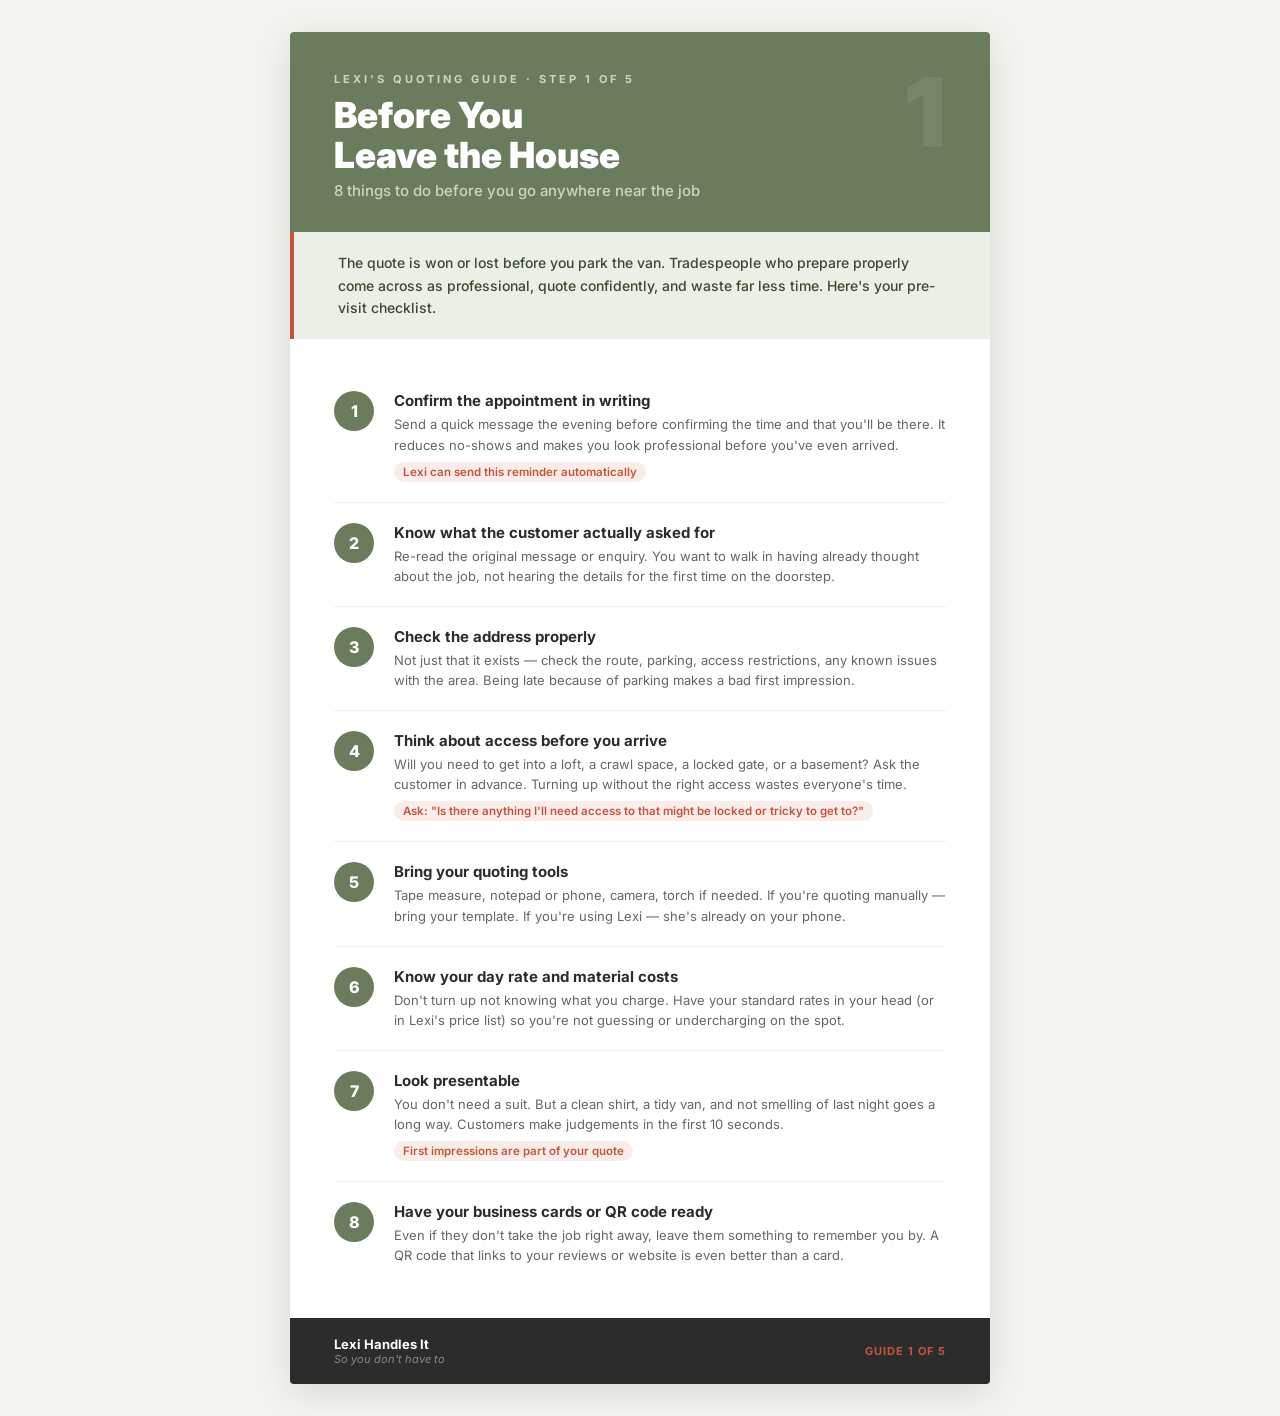
<file: Lexi_Guide_1_Before_You_Leave_The_House.html>
<!DOCTYPE html>
<html lang="en">
<head>
<meta charset="UTF-8">
<meta name="viewport" content="width=device-width, initial-scale=1.0">
<title>Before You Leave the House – Lexi Handles It</title>
<style>
  @import url('https://fonts.googleapis.com/css2?family=Inter:wght@400;500;600;700;800;900&display=swap');
  *, *::before, *::after { box-sizing: border-box; margin: 0; padding: 0; }
  body { font-family: 'Inter', Arial, sans-serif; background: #f4f4f0; display: flex; justify-content: center; align-items: flex-start; min-height: 100vh; padding: 32px 16px; }
  .poster { width: 700px; background: #ffffff; border-radius: 4px; overflow: hidden; box-shadow: 0 8px 40px rgba(0,0,0,0.12); }

  .header { background: #6B7C5C; padding: 40px 44px 32px; position: relative; }
  .header-eyebrow { font-size: 11px; font-weight: 700; letter-spacing: 3px; color: #C8D9C0; text-transform: uppercase; margin-bottom: 10px; }
  .header-title { font-size: 36px; font-weight: 900; color: #fff; line-height: 1.1; margin-bottom: 6px; }
  .header-subtitle { font-size: 15px; color: #C8D9C0; font-weight: 500; }
  .header-number { position: absolute; top: 32px; right: 44px; font-size: 96px; font-weight: 900; color: rgba(255,255,255,0.08); line-height: 1; }

  .intro { background: #EAF0E6; padding: 20px 44px; border-left: 4px solid #C4553A; }
  .intro p { font-size: 14px; color: #3a4a30; font-weight: 500; line-height: 1.6; }

  .steps { padding: 32px 44px; display: flex; flex-direction: column; gap: 0; }
  .step { display: flex; gap: 20px; align-items: flex-start; padding: 20px 0; border-bottom: 1px solid #f0f0ec; }
  .step:last-child { border-bottom: none; }
  .step-num { flex-shrink: 0; width: 40px; height: 40px; border-radius: 50%; background: #6B7C5C; color: #fff; font-size: 16px; font-weight: 800; display: flex; align-items: center; justify-content: center; }
  .step-body {}
  .step-title { font-size: 15px; font-weight: 700; color: #2C2C2C; margin-bottom: 4px; }
  .step-desc { font-size: 13px; color: #666; line-height: 1.55; }
  .step-tip { display: inline-block; margin-top: 7px; background: #FAEDE9; color: #C4553A; font-size: 11.5px; font-weight: 600; padding: 3px 9px; border-radius: 20px; }

  .footer { background: #2C2C2C; padding: 18px 44px; display: flex; justify-content: space-between; align-items: center; }
  .footer-brand { font-size: 13px; font-weight: 700; color: #fff; }
  .footer-brand span { color: #C8D9C0; }
  .footer-tag { font-size: 11px; color: #888; font-style: italic; }
  .footer-series { font-size: 11px; color: #C4553A; font-weight: 700; letter-spacing: 1px; }
</style>
</head>
<body>
<div class="poster">
  <div class="header">
    <div class="header-number">1</div>
    <div class="header-eyebrow">Lexi's Quoting Guide  ·  Step 1 of 5</div>
    <div class="header-title">Before You<br>Leave the House</div>
    <div class="header-subtitle">8 things to do before you go anywhere near the job</div>
  </div>

  <div class="intro">
    <p>The quote is won or lost before you park the van. Tradespeople who prepare properly come across as professional, quote confidently, and waste far less time. Here's your pre-visit checklist.</p>
  </div>

  <div class="steps">
    <div class="step">
      <div class="step-num">1</div>
      <div class="step-body">
        <div class="step-title">Confirm the appointment in writing</div>
        <div class="step-desc">Send a quick message the evening before confirming the time and that you'll be there. It reduces no-shows and makes you look professional before you've even arrived.</div>
        <span class="step-tip">Lexi can send this reminder automatically</span>
      </div>
    </div>
    <div class="step">
      <div class="step-num">2</div>
      <div class="step-body">
        <div class="step-title">Know what the customer actually asked for</div>
        <div class="step-desc">Re-read the original message or enquiry. You want to walk in having already thought about the job, not hearing the details for the first time on the doorstep.</div>
      </div>
    </div>
    <div class="step">
      <div class="step-num">3</div>
      <div class="step-body">
        <div class="step-title">Check the address properly</div>
        <div class="step-desc">Not just that it exists — check the route, parking, access restrictions, any known issues with the area. Being late because of parking makes a bad first impression.</div>
      </div>
    </div>
    <div class="step">
      <div class="step-num">4</div>
      <div class="step-body">
        <div class="step-title">Think about access before you arrive</div>
        <div class="step-desc">Will you need to get into a loft, a crawl space, a locked gate, or a basement? Ask the customer in advance. Turning up without the right access wastes everyone's time.</div>
        <span class="step-tip">Ask: "Is there anything I'll need access to that might be locked or tricky to get to?"</span>
      </div>
    </div>
    <div class="step">
      <div class="step-num">5</div>
      <div class="step-body">
        <div class="step-title">Bring your quoting tools</div>
        <div class="step-desc">Tape measure, notepad or phone, camera, torch if needed. If you're quoting manually — bring your template. If you're using Lexi — she's already on your phone.</div>
      </div>
    </div>
    <div class="step">
      <div class="step-num">6</div>
      <div class="step-body">
        <div class="step-title">Know your day rate and material costs</div>
        <div class="step-desc">Don't turn up not knowing what you charge. Have your standard rates in your head (or in Lexi's price list) so you're not guessing or undercharging on the spot.</div>
      </div>
    </div>
    <div class="step">
      <div class="step-num">7</div>
      <div class="step-body">
        <div class="step-title">Look presentable</div>
        <div class="step-desc">You don't need a suit. But a clean shirt, a tidy van, and not smelling of last night goes a long way. Customers make judgements in the first 10 seconds.</div>
        <span class="step-tip">First impressions are part of your quote</span>
      </div>
    </div>
    <div class="step">
      <div class="step-num">8</div>
      <div class="step-body">
        <div class="step-title">Have your business cards or QR code ready</div>
        <div class="step-desc">Even if they don't take the job right away, leave them something to remember you by. A QR code that links to your reviews or website is even better than a card.</div>
      </div>
    </div>
  </div>

  <div class="footer">
    <div>
      <div class="footer-brand">Lexi Handles It</div>
      <div class="footer-tag">So you don't have to</div>
    </div>
    <div class="footer-series">GUIDE 1 OF 5</div>
  </div>
</div>
</body>
</html>
</file>
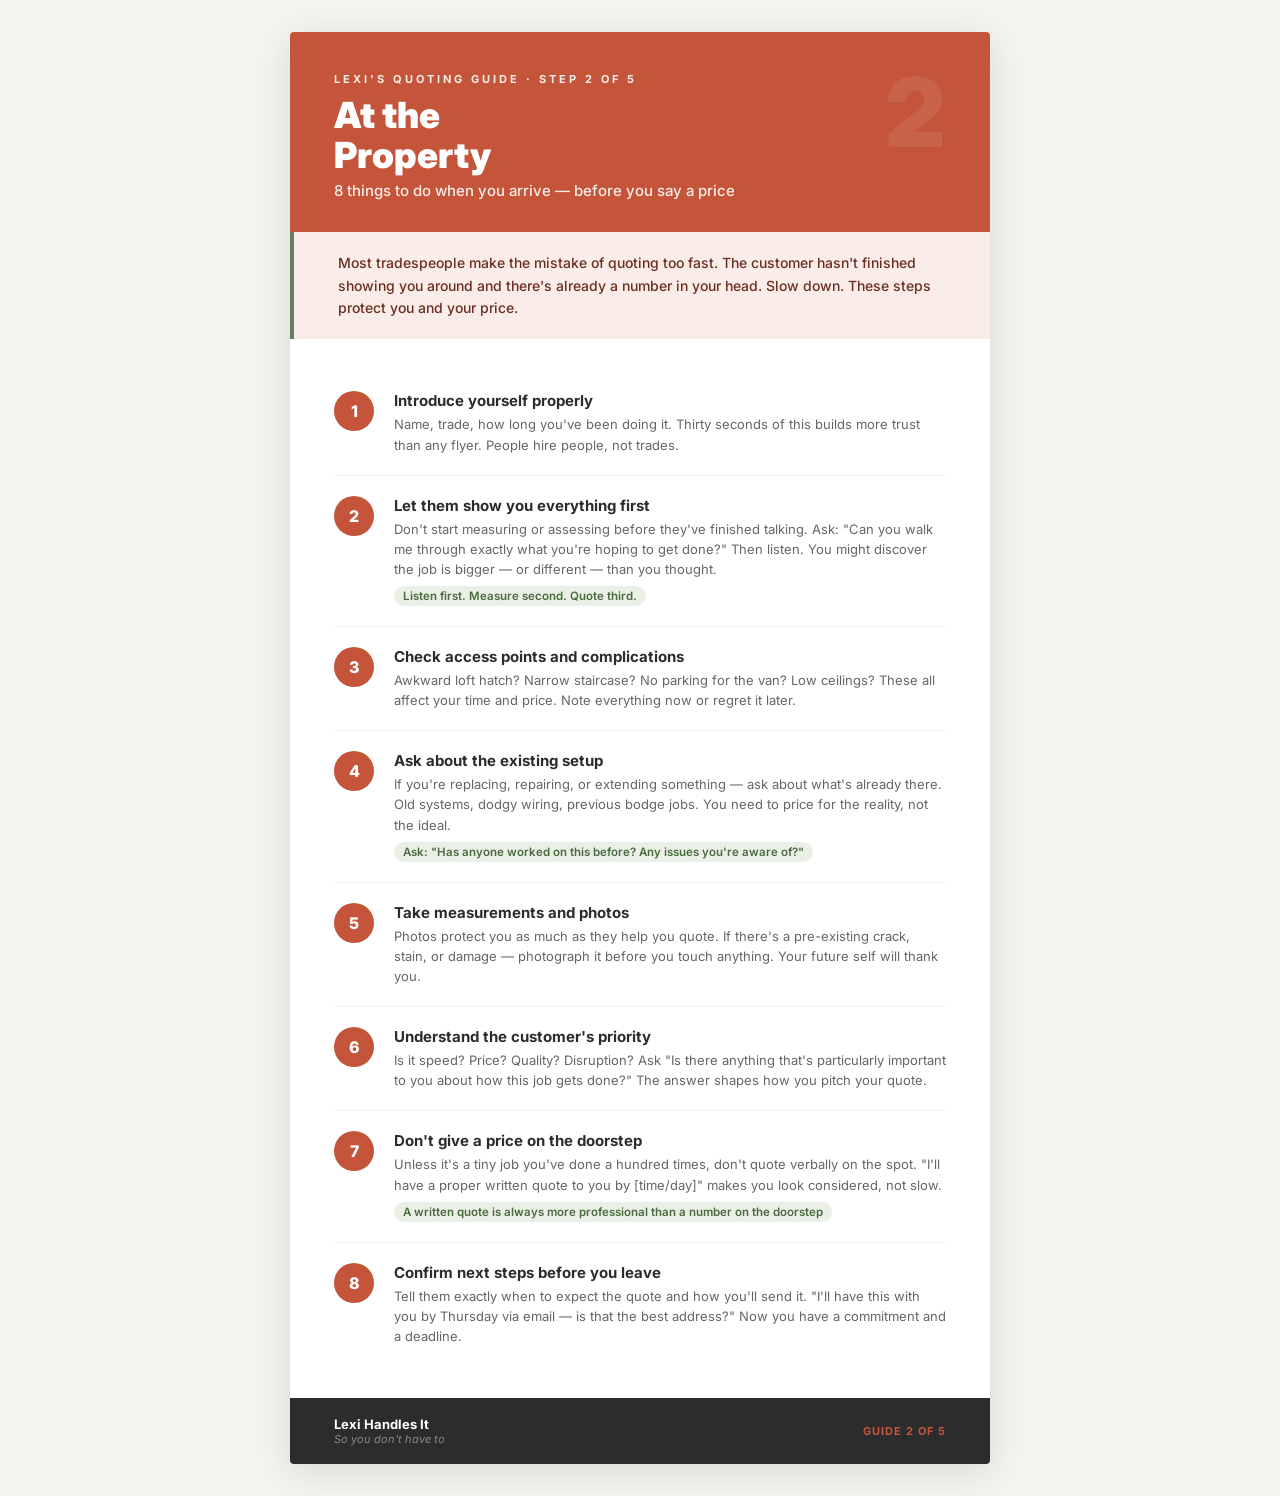
<file: Lexi_Guide_2_At_The_Property.html>
<!DOCTYPE html>
<html lang="en">
<head>
<meta charset="UTF-8">
<meta name="viewport" content="width=device-width, initial-scale=1.0">
<title>At the Property – Lexi Handles It</title>
<style>
  @import url('https://fonts.googleapis.com/css2?family=Inter:wght@400;500;600;700;800;900&display=swap');
  *, *::before, *::after { box-sizing: border-box; margin: 0; padding: 0; }
  body { font-family: 'Inter', Arial, sans-serif; background: #f4f4f0; display: flex; justify-content: center; align-items: flex-start; min-height: 100vh; padding: 32px 16px; }
  .poster { width: 700px; background: #ffffff; border-radius: 4px; overflow: hidden; box-shadow: 0 8px 40px rgba(0,0,0,0.12); }

  .header { background: #C4553A; padding: 40px 44px 32px; position: relative; }
  .header-eyebrow { font-size: 11px; font-weight: 700; letter-spacing: 3px; color: #FAEDE9; text-transform: uppercase; margin-bottom: 10px; }
  .header-title { font-size: 36px; font-weight: 900; color: #fff; line-height: 1.1; margin-bottom: 6px; }
  .header-subtitle { font-size: 15px; color: #FAEDE9; font-weight: 500; }
  .header-number { position: absolute; top: 32px; right: 44px; font-size: 96px; font-weight: 900; color: rgba(255,255,255,0.08); line-height: 1; }

  .intro { background: #FAEDE9; padding: 20px 44px; border-left: 4px solid #6B7C5C; }
  .intro p { font-size: 14px; color: #6b2e1f; font-weight: 500; line-height: 1.6; }

  .steps { padding: 32px 44px; display: flex; flex-direction: column; gap: 0; }
  .step { display: flex; gap: 20px; align-items: flex-start; padding: 20px 0; border-bottom: 1px solid #f0f0ec; }
  .step:last-child { border-bottom: none; }
  .step-num { flex-shrink: 0; width: 40px; height: 40px; border-radius: 50%; background: #C4553A; color: #fff; font-size: 16px; font-weight: 800; display: flex; align-items: center; justify-content: center; }
  .step-body {}
  .step-title { font-size: 15px; font-weight: 700; color: #2C2C2C; margin-bottom: 4px; }
  .step-desc { font-size: 13px; color: #666; line-height: 1.55; }
  .step-tip { display: inline-block; margin-top: 7px; background: #EAF0E6; color: #4a6b40; font-size: 11.5px; font-weight: 600; padding: 3px 9px; border-radius: 20px; }

  .footer { background: #2C2C2C; padding: 18px 44px; display: flex; justify-content: space-between; align-items: center; }
  .footer-brand { font-size: 13px; font-weight: 700; color: #fff; }
  .footer-brand span { color: #C8D9C0; }
  .footer-tag { font-size: 11px; color: #888; font-style: italic; }
  .footer-series { font-size: 11px; color: #C4553A; font-weight: 700; letter-spacing: 1px; }
</style>
</head>
<body>
<div class="poster">
  <div class="header">
    <div class="header-number">2</div>
    <div class="header-eyebrow">Lexi's Quoting Guide  ·  Step 2 of 5</div>
    <div class="header-title">At the<br>Property</div>
    <div class="header-subtitle">8 things to do when you arrive — before you say a price</div>
  </div>

  <div class="intro">
    <p>Most tradespeople make the mistake of quoting too fast. The customer hasn't finished showing you around and there's already a number in your head. Slow down. These steps protect you and your price.</p>
  </div>

  <div class="steps">
    <div class="step">
      <div class="step-num">1</div>
      <div class="step-body">
        <div class="step-title">Introduce yourself properly</div>
        <div class="step-desc">Name, trade, how long you've been doing it. Thirty seconds of this builds more trust than any flyer. People hire people, not trades.</div>
      </div>
    </div>
    <div class="step">
      <div class="step-num">2</div>
      <div class="step-body">
        <div class="step-title">Let them show you everything first</div>
        <div class="step-desc">Don't start measuring or assessing before they've finished talking. Ask: "Can you walk me through exactly what you're hoping to get done?" Then listen. You might discover the job is bigger — or different — than you thought.</div>
        <span class="step-tip">Listen first. Measure second. Quote third.</span>
      </div>
    </div>
    <div class="step">
      <div class="step-num">3</div>
      <div class="step-body">
        <div class="step-title">Check access points and complications</div>
        <div class="step-desc">Awkward loft hatch? Narrow staircase? No parking for the van? Low ceilings? These all affect your time and price. Note everything now or regret it later.</div>
      </div>
    </div>
    <div class="step">
      <div class="step-num">4</div>
      <div class="step-body">
        <div class="step-title">Ask about the existing setup</div>
        <div class="step-desc">If you're replacing, repairing, or extending something — ask about what's already there. Old systems, dodgy wiring, previous bodge jobs. You need to price for the reality, not the ideal.</div>
        <span class="step-tip">Ask: "Has anyone worked on this before? Any issues you're aware of?"</span>
      </div>
    </div>
    <div class="step">
      <div class="step-num">5</div>
      <div class="step-body">
        <div class="step-title">Take measurements and photos</div>
        <div class="step-desc">Photos protect you as much as they help you quote. If there's a pre-existing crack, stain, or damage — photograph it before you touch anything. Your future self will thank you.</div>
      </div>
    </div>
    <div class="step">
      <div class="step-num">6</div>
      <div class="step-body">
        <div class="step-title">Understand the customer's priority</div>
        <div class="step-desc">Is it speed? Price? Quality? Disruption? Ask "Is there anything that's particularly important to you about how this job gets done?" The answer shapes how you pitch your quote.</div>
      </div>
    </div>
    <div class="step">
      <div class="step-num">7</div>
      <div class="step-body">
        <div class="step-title">Don't give a price on the doorstep</div>
        <div class="step-desc">Unless it's a tiny job you've done a hundred times, don't quote verbally on the spot. "I'll have a proper written quote to you by [time/day]" makes you look considered, not slow.</div>
        <span class="step-tip">A written quote is always more professional than a number on the doorstep</span>
      </div>
    </div>
    <div class="step">
      <div class="step-num">8</div>
      <div class="step-body">
        <div class="step-title">Confirm next steps before you leave</div>
        <div class="step-desc">Tell them exactly when to expect the quote and how you'll send it. "I'll have this with you by Thursday via email — is that the best address?" Now you have a commitment and a deadline.</div>
      </div>
    </div>
  </div>

  <div class="footer">
    <div>
      <div class="footer-brand">Lexi Handles It</div>
      <div class="footer-tag">So you don't have to</div>
    </div>
    <div class="footer-series">GUIDE 2 OF 5</div>
  </div>
</div>
</body>
</html>
</file>
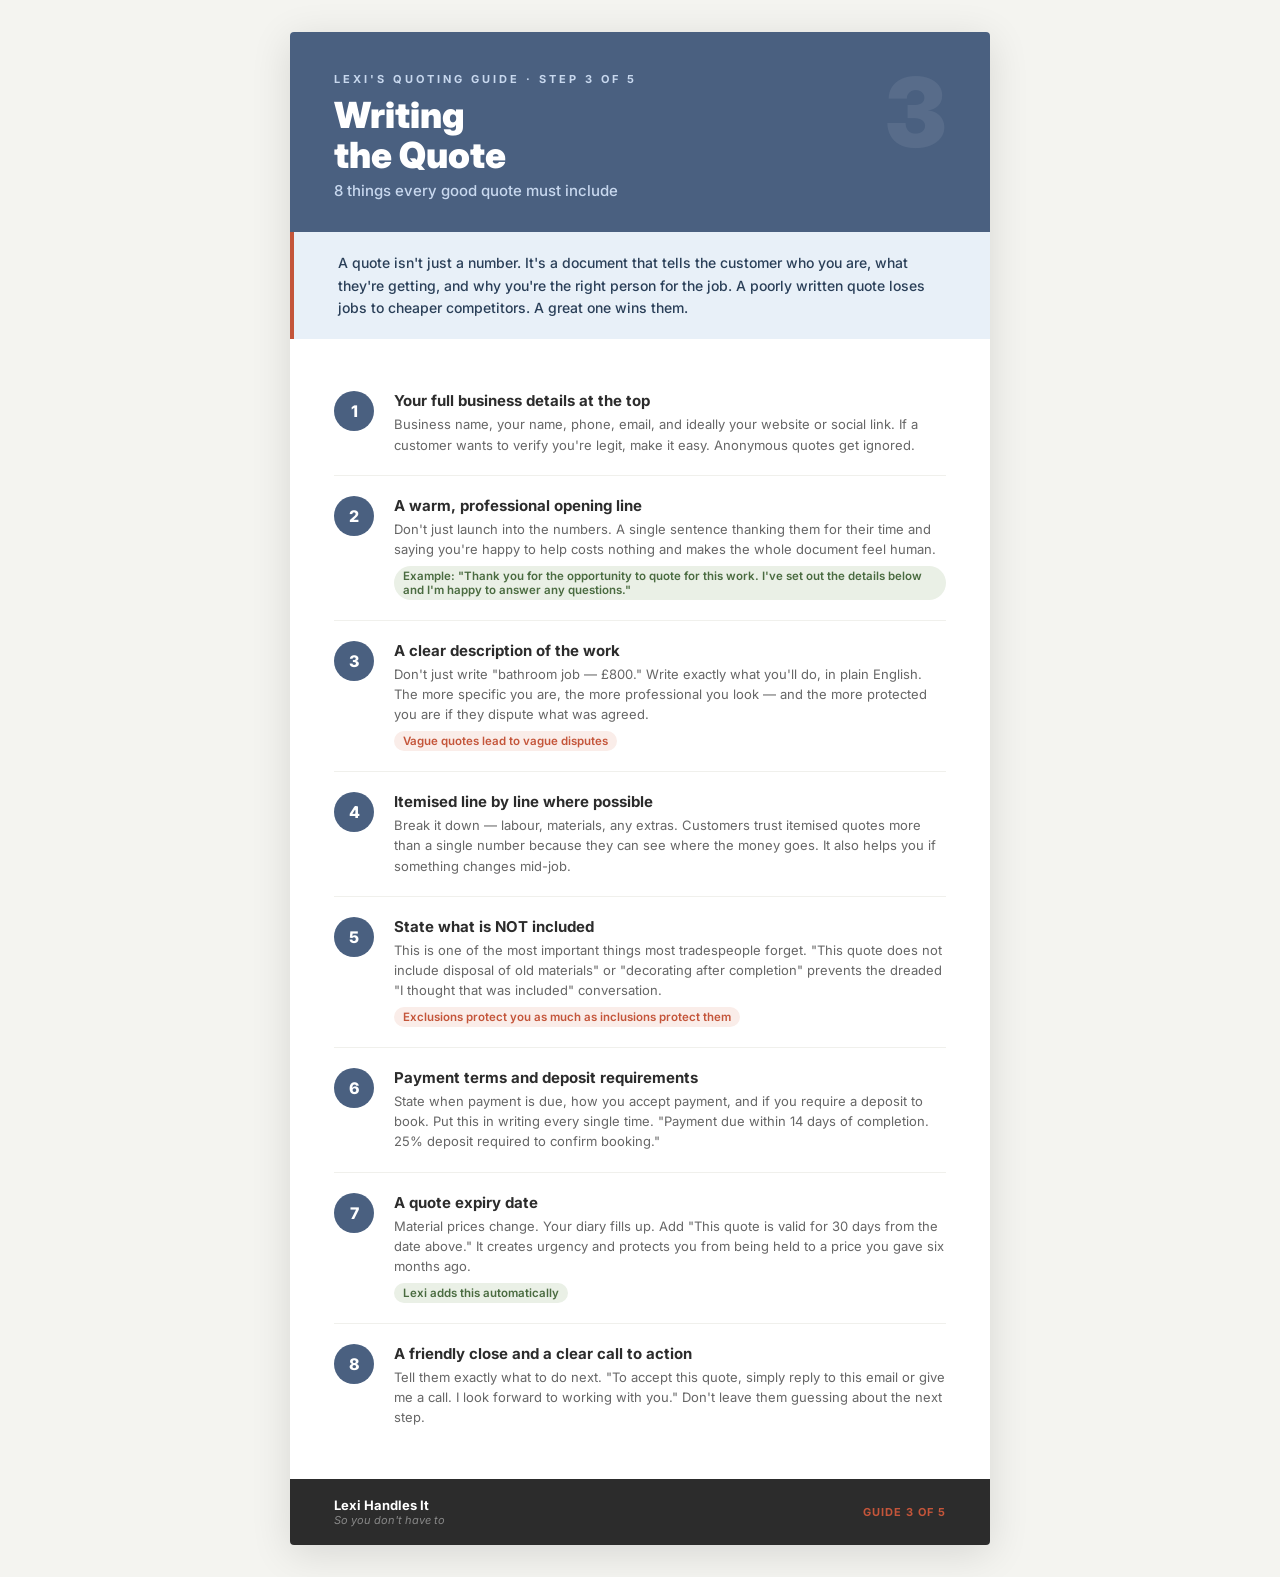
<file: Lexi_Guide_3_Writing_The_Quote.html>
<!DOCTYPE html>
<html lang="en">
<head>
<meta charset="UTF-8">
<meta name="viewport" content="width=device-width, initial-scale=1.0">
<title>Writing the Quote – Lexi Handles It</title>
<style>
  @import url('https://fonts.googleapis.com/css2?family=Inter:wght@400;500;600;700;800;900&display=swap');
  *, *::before, *::after { box-sizing: border-box; margin: 0; padding: 0; }
  body { font-family: 'Inter', Arial, sans-serif; background: #f4f4f0; display: flex; justify-content: center; align-items: flex-start; min-height: 100vh; padding: 32px 16px; }
  .poster { width: 700px; background: #ffffff; border-radius: 4px; overflow: hidden; box-shadow: 0 8px 40px rgba(0,0,0,0.12); }

  .header { background: #4a6080; padding: 40px 44px 32px; position: relative; }
  .header-eyebrow { font-size: 11px; font-weight: 700; letter-spacing: 3px; color: #c8d8ee; text-transform: uppercase; margin-bottom: 10px; }
  .header-title { font-size: 36px; font-weight: 900; color: #fff; line-height: 1.1; margin-bottom: 6px; }
  .header-subtitle { font-size: 15px; color: #c8d8ee; font-weight: 500; }
  .header-number { position: absolute; top: 32px; right: 44px; font-size: 96px; font-weight: 900; color: rgba(255,255,255,0.08); line-height: 1; }

  .intro { background: #e8f0f8; padding: 20px 44px; border-left: 4px solid #C4553A; }
  .intro p { font-size: 14px; color: #2a3f58; font-weight: 500; line-height: 1.6; }

  .steps { padding: 32px 44px; display: flex; flex-direction: column; gap: 0; }
  .step { display: flex; gap: 20px; align-items: flex-start; padding: 20px 0; border-bottom: 1px solid #f0f0ec; }
  .step:last-child { border-bottom: none; }
  .step-num { flex-shrink: 0; width: 40px; height: 40px; border-radius: 50%; background: #4a6080; color: #fff; font-size: 16px; font-weight: 800; display: flex; align-items: center; justify-content: center; }
  .step-body {}
  .step-title { font-size: 15px; font-weight: 700; color: #2C2C2C; margin-bottom: 4px; }
  .step-desc { font-size: 13px; color: #666; line-height: 1.55; }
  .step-tip { display: inline-block; margin-top: 7px; background: #FAEDE9; color: #C4553A; font-size: 11.5px; font-weight: 600; padding: 3px 9px; border-radius: 20px; }
  .step-good { display: inline-block; margin-top: 7px; background: #EAF0E6; color: #4a6b40; font-size: 11.5px; font-weight: 600; padding: 3px 9px; border-radius: 20px; }

  .footer { background: #2C2C2C; padding: 18px 44px; display: flex; justify-content: space-between; align-items: center; }
  .footer-brand { font-size: 13px; font-weight: 700; color: #fff; }
  .footer-brand span { color: #C8D9C0; }
  .footer-tag { font-size: 11px; color: #888; font-style: italic; }
  .footer-series { font-size: 11px; color: #C4553A; font-weight: 700; letter-spacing: 1px; }
</style>
</head>
<body>
<div class="poster">
  <div class="header">
    <div class="header-number">3</div>
    <div class="header-eyebrow">Lexi's Quoting Guide  ·  Step 3 of 5</div>
    <div class="header-title">Writing<br>the Quote</div>
    <div class="header-subtitle">8 things every good quote must include</div>
  </div>

  <div class="intro">
    <p>A quote isn't just a number. It's a document that tells the customer who you are, what they're getting, and why you're the right person for the job. A poorly written quote loses jobs to cheaper competitors. A great one wins them.</p>
  </div>

  <div class="steps">
    <div class="step">
      <div class="step-num">1</div>
      <div class="step-body">
        <div class="step-title">Your full business details at the top</div>
        <div class="step-desc">Business name, your name, phone, email, and ideally your website or social link. If a customer wants to verify you're legit, make it easy. Anonymous quotes get ignored.</div>
      </div>
    </div>
    <div class="step">
      <div class="step-num">2</div>
      <div class="step-body">
        <div class="step-title">A warm, professional opening line</div>
        <div class="step-desc">Don't just launch into the numbers. A single sentence thanking them for their time and saying you're happy to help costs nothing and makes the whole document feel human.</div>
        <span class="step-good">Example: "Thank you for the opportunity to quote for this work. I've set out the details below and I'm happy to answer any questions."</span>
      </div>
    </div>
    <div class="step">
      <div class="step-num">3</div>
      <div class="step-body">
        <div class="step-title">A clear description of the work</div>
        <div class="step-desc">Don't just write "bathroom job — £800." Write exactly what you'll do, in plain English. The more specific you are, the more professional you look — and the more protected you are if they dispute what was agreed.</div>
        <span class="step-tip">Vague quotes lead to vague disputes</span>
      </div>
    </div>
    <div class="step">
      <div class="step-num">4</div>
      <div class="step-body">
        <div class="step-title">Itemised line by line where possible</div>
        <div class="step-desc">Break it down — labour, materials, any extras. Customers trust itemised quotes more than a single number because they can see where the money goes. It also helps you if something changes mid-job.</div>
      </div>
    </div>
    <div class="step">
      <div class="step-num">5</div>
      <div class="step-body">
        <div class="step-title">State what is NOT included</div>
        <div class="step-desc">This is one of the most important things most tradespeople forget. "This quote does not include disposal of old materials" or "decorating after completion" prevents the dreaded "I thought that was included" conversation.</div>
        <span class="step-tip">Exclusions protect you as much as inclusions protect them</span>
      </div>
    </div>
    <div class="step">
      <div class="step-num">6</div>
      <div class="step-body">
        <div class="step-title">Payment terms and deposit requirements</div>
        <div class="step-desc">State when payment is due, how you accept payment, and if you require a deposit to book. Put this in writing every single time. "Payment due within 14 days of completion. 25% deposit required to confirm booking."</div>
      </div>
    </div>
    <div class="step">
      <div class="step-num">7</div>
      <div class="step-body">
        <div class="step-title">A quote expiry date</div>
        <div class="step-desc">Material prices change. Your diary fills up. Add "This quote is valid for 30 days from the date above." It creates urgency and protects you from being held to a price you gave six months ago.</div>
        <span class="step-good">Lexi adds this automatically</span>
      </div>
    </div>
    <div class="step">
      <div class="step-num">8</div>
      <div class="step-body">
        <div class="step-title">A friendly close and a clear call to action</div>
        <div class="step-desc">Tell them exactly what to do next. "To accept this quote, simply reply to this email or give me a call. I look forward to working with you." Don't leave them guessing about the next step.</div>
      </div>
    </div>
  </div>

  <div class="footer">
    <div>
      <div class="footer-brand">Lexi Handles It</div>
      <div class="footer-tag">So you don't have to</div>
    </div>
    <div class="footer-series">GUIDE 3 OF 5</div>
  </div>
</div>
</body>
</html>
</file>
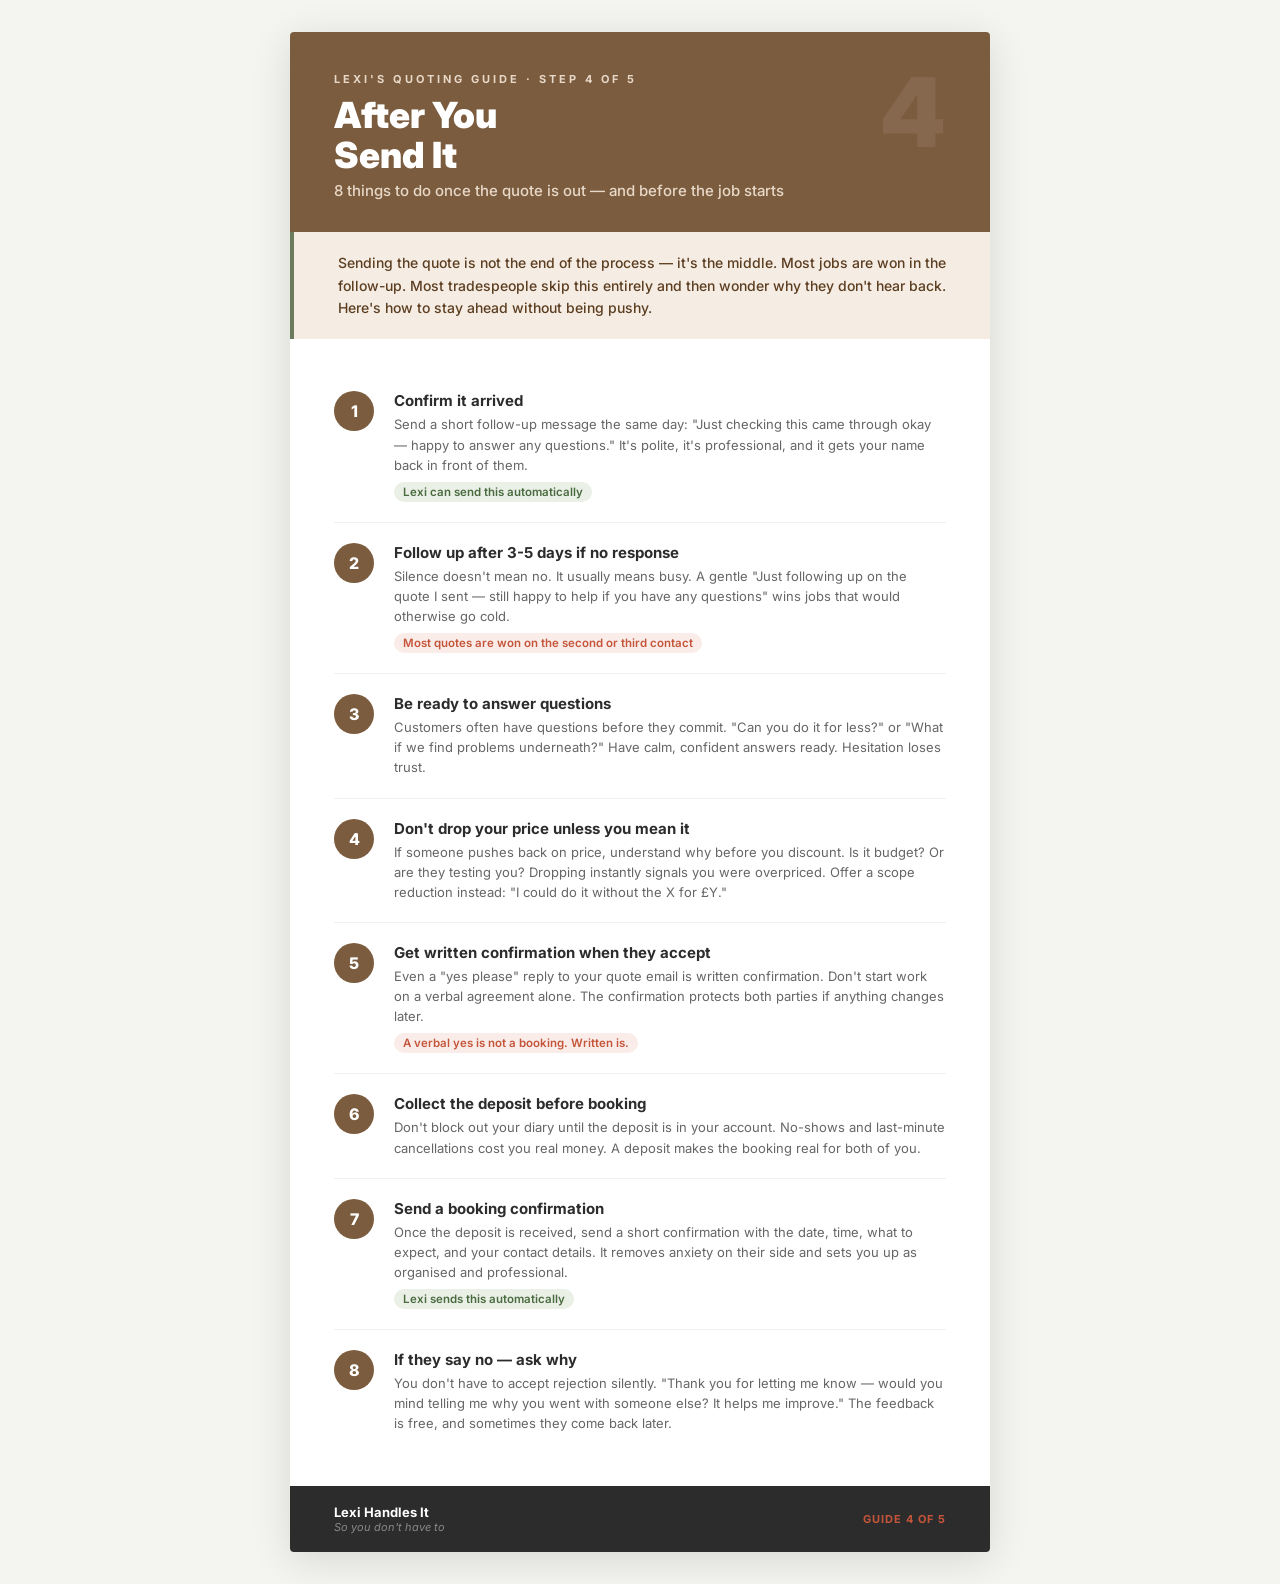
<file: Lexi_Guide_4_After_You_Send_It.html>
<!DOCTYPE html>
<html lang="en">
<head>
<meta charset="UTF-8">
<meta name="viewport" content="width=device-width, initial-scale=1.0">
<title>After You Send It – Lexi Handles It</title>
<style>
  @import url('https://fonts.googleapis.com/css2?family=Inter:wght@400;500;600;700;800;900&display=swap');
  *, *::before, *::after { box-sizing: border-box; margin: 0; padding: 0; }
  body { font-family: 'Inter', Arial, sans-serif; background: #f4f4f0; display: flex; justify-content: center; align-items: flex-start; min-height: 100vh; padding: 32px 16px; }
  .poster { width: 700px; background: #ffffff; border-radius: 4px; overflow: hidden; box-shadow: 0 8px 40px rgba(0,0,0,0.12); }

  .header { background: #7B5C3E; padding: 40px 44px 32px; position: relative; }
  .header-eyebrow { font-size: 11px; font-weight: 700; letter-spacing: 3px; color: #e8d8c8; text-transform: uppercase; margin-bottom: 10px; }
  .header-title { font-size: 36px; font-weight: 900; color: #fff; line-height: 1.1; margin-bottom: 6px; }
  .header-subtitle { font-size: 15px; color: #e8d8c8; font-weight: 500; }
  .header-number { position: absolute; top: 32px; right: 44px; font-size: 96px; font-weight: 900; color: rgba(255,255,255,0.08); line-height: 1; }

  .intro { background: #f5ede4; padding: 20px 44px; border-left: 4px solid #6B7C5C; }
  .intro p { font-size: 14px; color: #5c3d20; font-weight: 500; line-height: 1.6; }

  .steps { padding: 32px 44px; display: flex; flex-direction: column; gap: 0; }
  .step { display: flex; gap: 20px; align-items: flex-start; padding: 20px 0; border-bottom: 1px solid #f0f0ec; }
  .step:last-child { border-bottom: none; }
  .step-num { flex-shrink: 0; width: 40px; height: 40px; border-radius: 50%; background: #7B5C3E; color: #fff; font-size: 16px; font-weight: 800; display: flex; align-items: center; justify-content: center; }
  .step-body {}
  .step-title { font-size: 15px; font-weight: 700; color: #2C2C2C; margin-bottom: 4px; }
  .step-desc { font-size: 13px; color: #666; line-height: 1.55; }
  .step-tip { display: inline-block; margin-top: 7px; background: #FAEDE9; color: #C4553A; font-size: 11.5px; font-weight: 600; padding: 3px 9px; border-radius: 20px; }
  .step-good { display: inline-block; margin-top: 7px; background: #EAF0E6; color: #4a6b40; font-size: 11.5px; font-weight: 600; padding: 3px 9px; border-radius: 20px; }

  .footer { background: #2C2C2C; padding: 18px 44px; display: flex; justify-content: space-between; align-items: center; }
  .footer-brand { font-size: 13px; font-weight: 700; color: #fff; }
  .footer-brand span { color: #C8D9C0; }
  .footer-tag { font-size: 11px; color: #888; font-style: italic; }
  .footer-series { font-size: 11px; color: #C4553A; font-weight: 700; letter-spacing: 1px; }
</style>
</head>
<body>
<div class="poster">
  <div class="header">
    <div class="header-number">4</div>
    <div class="header-eyebrow">Lexi's Quoting Guide  ·  Step 4 of 5</div>
    <div class="header-title">After You<br>Send It</div>
    <div class="header-subtitle">8 things to do once the quote is out — and before the job starts</div>
  </div>

  <div class="intro">
    <p>Sending the quote is not the end of the process — it's the middle. Most jobs are won in the follow-up. Most tradespeople skip this entirely and then wonder why they don't hear back. Here's how to stay ahead without being pushy.</p>
  </div>

  <div class="steps">
    <div class="step">
      <div class="step-num">1</div>
      <div class="step-body">
        <div class="step-title">Confirm it arrived</div>
        <div class="step-desc">Send a short follow-up message the same day: "Just checking this came through okay — happy to answer any questions." It's polite, it's professional, and it gets your name back in front of them.</div>
        <span class="step-good">Lexi can send this automatically</span>
      </div>
    </div>
    <div class="step">
      <div class="step-num">2</div>
      <div class="step-body">
        <div class="step-title">Follow up after 3-5 days if no response</div>
        <div class="step-desc">Silence doesn't mean no. It usually means busy. A gentle "Just following up on the quote I sent — still happy to help if you have any questions" wins jobs that would otherwise go cold.</div>
        <span class="step-tip">Most quotes are won on the second or third contact</span>
      </div>
    </div>
    <div class="step">
      <div class="step-num">3</div>
      <div class="step-body">
        <div class="step-title">Be ready to answer questions</div>
        <div class="step-desc">Customers often have questions before they commit. "Can you do it for less?" or "What if we find problems underneath?" Have calm, confident answers ready. Hesitation loses trust.</div>
      </div>
    </div>
    <div class="step">
      <div class="step-num">4</div>
      <div class="step-body">
        <div class="step-title">Don't drop your price unless you mean it</div>
        <div class="step-desc">If someone pushes back on price, understand why before you discount. Is it budget? Or are they testing you? Dropping instantly signals you were overpriced. Offer a scope reduction instead: "I could do it without the X for £Y."</div>
      </div>
    </div>
    <div class="step">
      <div class="step-num">5</div>
      <div class="step-body">
        <div class="step-title">Get written confirmation when they accept</div>
        <div class="step-desc">Even a "yes please" reply to your quote email is written confirmation. Don't start work on a verbal agreement alone. The confirmation protects both parties if anything changes later.</div>
        <span class="step-tip">A verbal yes is not a booking. Written is.</span>
      </div>
    </div>
    <div class="step">
      <div class="step-num">6</div>
      <div class="step-body">
        <div class="step-title">Collect the deposit before booking</div>
        <div class="step-desc">Don't block out your diary until the deposit is in your account. No-shows and last-minute cancellations cost you real money. A deposit makes the booking real for both of you.</div>
      </div>
    </div>
    <div class="step">
      <div class="step-num">7</div>
      <div class="step-body">
        <div class="step-title">Send a booking confirmation</div>
        <div class="step-desc">Once the deposit is received, send a short confirmation with the date, time, what to expect, and your contact details. It removes anxiety on their side and sets you up as organised and professional.</div>
        <span class="step-good">Lexi sends this automatically</span>
      </div>
    </div>
    <div class="step">
      <div class="step-num">8</div>
      <div class="step-body">
        <div class="step-title">If they say no — ask why</div>
        <div class="step-desc">You don't have to accept rejection silently. "Thank you for letting me know — would you mind telling me why you went with someone else? It helps me improve." The feedback is free, and sometimes they come back later.</div>
      </div>
    </div>
  </div>

  <div class="footer">
    <div>
      <div class="footer-brand">Lexi Handles It</div>
      <div class="footer-tag">So you don't have to</div>
    </div>
    <div class="footer-series">GUIDE 4 OF 5</div>
  </div>
</div>
</body>
</html>
</file>
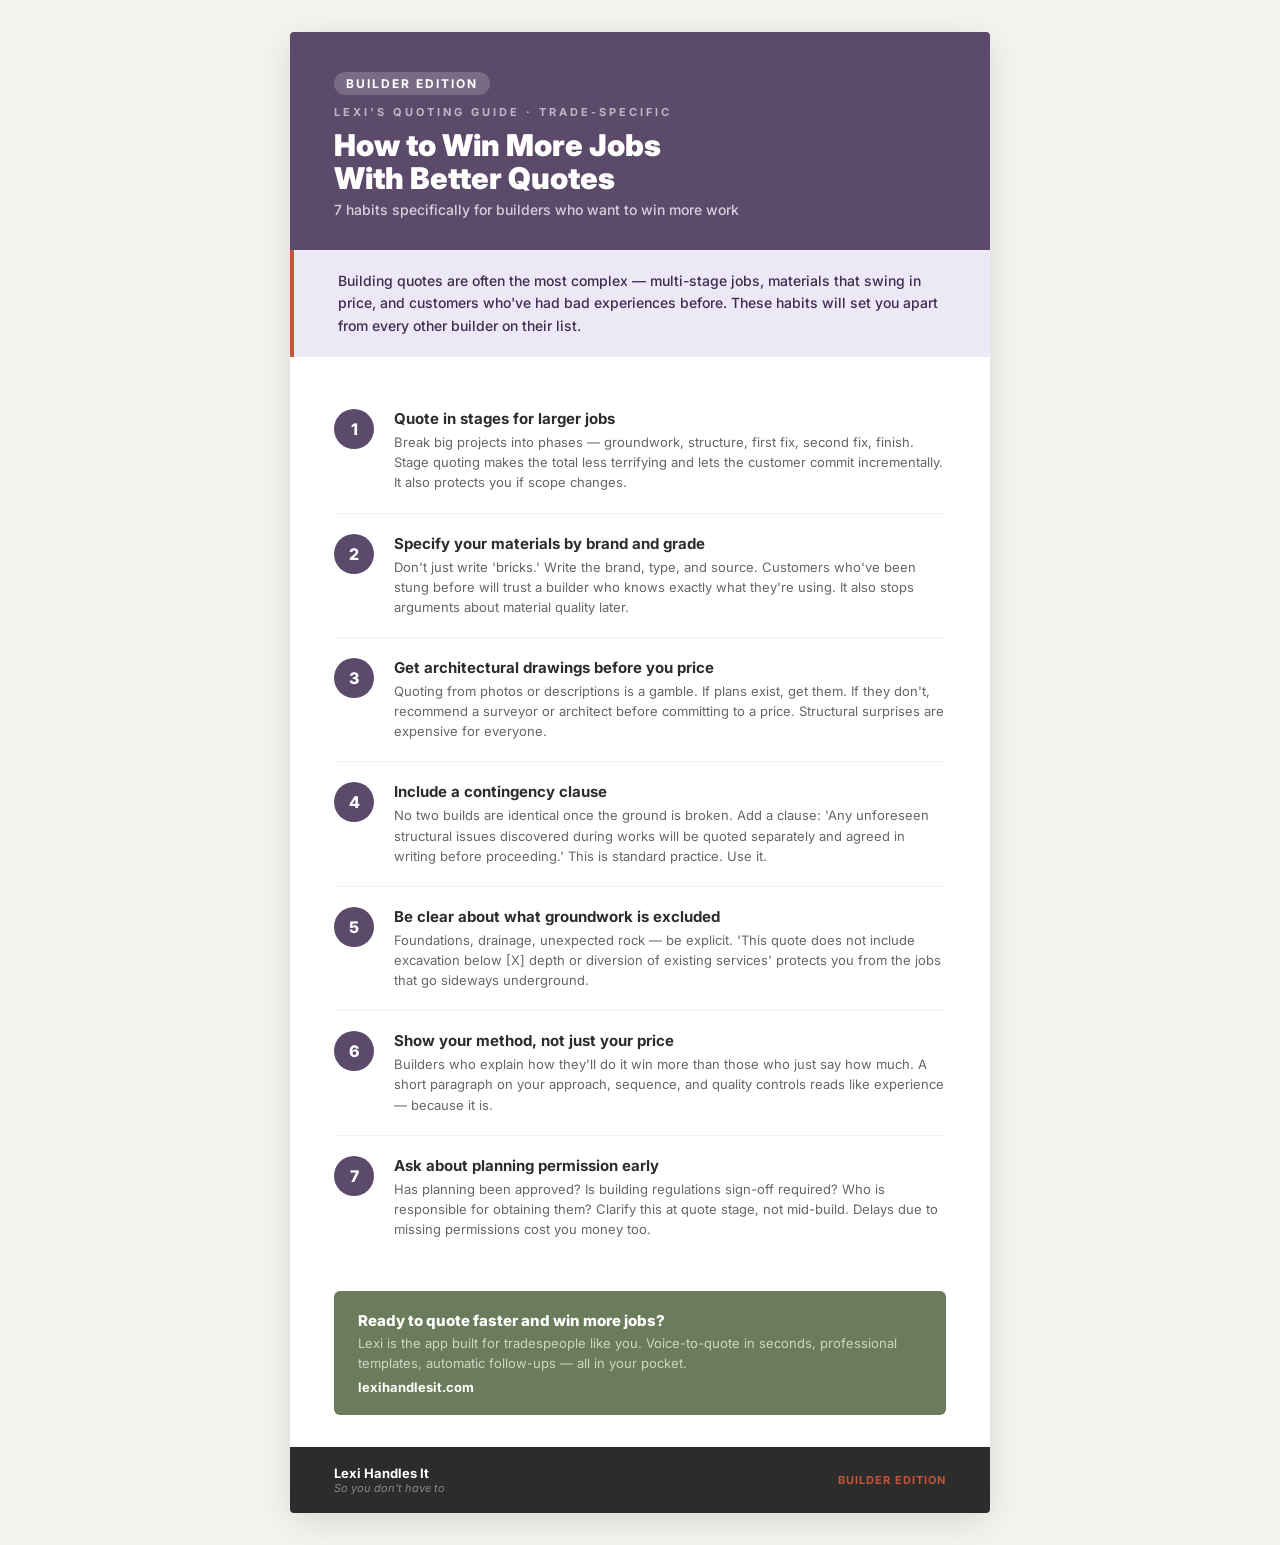
<file: Lexi_Guide_5_Builder_Edition.html>
<!DOCTYPE html>
<html lang="en">
<head>
<meta charset="UTF-8">
<meta name="viewport" content="width=device-width, initial-scale=1.0">
<title>How to Win More Jobs – Builder Version – Lexi Handles It</title>
<style>
  @import url('https://fonts.googleapis.com/css2?family=Inter:wght@400;500;600;700;800;900&display=swap');
  *, *::before, *::after { box-sizing: border-box; margin: 0; padding: 0; }
  body { font-family: 'Inter', Arial, sans-serif; background: #f4f4f0; display: flex; justify-content: center; align-items: flex-start; min-height: 100vh; padding: 32px 16px; }
  .poster { width: 700px; background: #ffffff; border-radius: 4px; overflow: hidden; box-shadow: 0 8px 40px rgba(0,0,0,0.12); }
  .header { background: #5C4A6B; padding: 40px 44px 32px; position: relative; }
  .header-eyebrow { font-size: 11px; font-weight: 700; letter-spacing: 3px; color: rgba(255,255,255,0.6); text-transform: uppercase; margin-bottom: 10px; }
  .header-title { font-size: 30px; font-weight: 900; color: #fff; line-height: 1.1; margin-bottom: 6px; }
  .header-trade { display: inline-block; background: rgba(255,255,255,0.18); color: #fff; font-size: 12px; font-weight: 700; letter-spacing: 2px; padding: 4px 12px; border-radius: 20px; text-transform: uppercase; margin-bottom: 10px; }
  .header-subtitle { font-size: 14px; color: rgba(255,255,255,0.75); font-weight: 500; }
  .intro { background: #EDE8F5; padding: 20px 44px; border-left: 4px solid #C4553A; }
  .intro p { font-size: 14px; color: #3a2d50; font-weight: 500; line-height: 1.6; }
  .steps { padding: 32px 44px; display: flex; flex-direction: column; gap: 0; }
  .step { display: flex; gap: 20px; align-items: flex-start; padding: 20px 0; border-bottom: 1px solid #f0f0ec; }
  .step:last-child { border-bottom: none; }
  .step-num { flex-shrink: 0; width: 40px; height: 40px; border-radius: 50%; background: #5C4A6B; color: #fff; font-size: 16px; font-weight: 800; display: flex; align-items: center; justify-content: center; }
  .step-title { font-size: 15px; font-weight: 700; color: #2C2C2C; margin-bottom: 4px; }
  .step-desc { font-size: 13px; color: #666; line-height: 1.55; }
  .step-tip { display: inline-block; margin-top: 7px; background: #FAEDE9; color: #C4553A; font-size: 11.5px; font-weight: 600; padding: 3px 9px; border-radius: 20px; }
  .cta { margin: 0 44px 32px; background: #6B7C5C; border-radius: 6px; padding: 20px 24px; }
  .cta-title { font-size: 15px; font-weight: 800; color: #fff; margin-bottom: 4px; }
  .cta-desc { font-size: 13px; color: #C8D9C0; line-height: 1.5; }
  .cta-url { font-size: 13px; font-weight: 700; color: #fff; margin-top: 6px; }
  .footer { background: #2C2C2C; padding: 18px 44px; display: flex; justify-content: space-between; align-items: center; }
  .footer-brand { font-size: 13px; font-weight: 700; color: #fff; }
  .footer-brand span { color: #C8D9C0; }
  .footer-tag { font-size: 11px; color: #888; font-style: italic; }
  .footer-trade { font-size: 11px; color: #C4553A; font-weight: 700; letter-spacing: 1px; }
</style>
</head>
<body>
<div class="poster">
  <div class="header">
    <div class="header-trade">Builder Edition</div>
    <div class="header-eyebrow">Lexi's Quoting Guide  ·  Trade-Specific</div>
    <div class="header-title">How to Win More Jobs<br>With Better Quotes</div>
    <div class="header-subtitle">7 habits specifically for builders who want to win more work</div>
  </div>
  <div class="intro"><p>Building quotes are often the most complex — multi-stage jobs, materials that swing in price, and customers who've had bad experiences before. These habits will set you apart from every other builder on their list.</p></div>
  <div class="steps">
    <div class="step">
      <div class="step-num">1</div>
      <div class="step-body">
        <div class="step-title">Quote in stages for larger jobs</div>
        <div class="step-desc">Break big projects into phases — groundwork, structure, first fix, second fix, finish. Stage quoting makes the total less terrifying and lets the customer commit incrementally. It also protects you if scope changes.</div>
      </div>
    </div>
    <div class="step">
      <div class="step-num">2</div>
      <div class="step-body">
        <div class="step-title">Specify your materials by brand and grade</div>
        <div class="step-desc">Don't just write 'bricks.' Write the brand, type, and source. Customers who've been stung before will trust a builder who knows exactly what they're using. It also stops arguments about material quality later.</div>
      </div>
    </div>
    <div class="step">
      <div class="step-num">3</div>
      <div class="step-body">
        <div class="step-title">Get architectural drawings before you price</div>
        <div class="step-desc">Quoting from photos or descriptions is a gamble. If plans exist, get them. If they don't, recommend a surveyor or architect before committing to a price. Structural surprises are expensive for everyone.</div>
      </div>
    </div>
    <div class="step">
      <div class="step-num">4</div>
      <div class="step-body">
        <div class="step-title">Include a contingency clause</div>
        <div class="step-desc">No two builds are identical once the ground is broken. Add a clause: 'Any unforeseen structural issues discovered during works will be quoted separately and agreed in writing before proceeding.' This is standard practice. Use it.</div>
      </div>
    </div>
    <div class="step">
      <div class="step-num">5</div>
      <div class="step-body">
        <div class="step-title">Be clear about what groundwork is excluded</div>
        <div class="step-desc">Foundations, drainage, unexpected rock — be explicit. 'This quote does not include excavation below [X] depth or diversion of existing services' protects you from the jobs that go sideways underground.</div>
      </div>
    </div>
    <div class="step">
      <div class="step-num">6</div>
      <div class="step-body">
        <div class="step-title">Show your method, not just your price</div>
        <div class="step-desc">Builders who explain how they'll do it win more than those who just say how much. A short paragraph on your approach, sequence, and quality controls reads like experience — because it is.</div>
      </div>
    </div>
    <div class="step">
      <div class="step-num">7</div>
      <div class="step-body">
        <div class="step-title">Ask about planning permission early</div>
        <div class="step-desc">Has planning been approved? Is building regulations sign-off required? Who is responsible for obtaining them? Clarify this at quote stage, not mid-build. Delays due to missing permissions cost you money too.</div>
      </div>
    </div>
  </div>
  <div class="cta">
    <div class="cta-title">Ready to quote faster and win more jobs?</div>
    <div class="cta-desc">Lexi is the app built for tradespeople like you. Voice-to-quote in seconds, professional templates, automatic follow-ups — all in your pocket.</div>
    <div class="cta-url">lexihandlesit.com</div>
  </div>
  <div class="footer">
    <div>
      <div class="footer-brand">Lexi Handles It</div>
      <div class="footer-tag">So you don't have to</div>
    </div>
    <div class="footer-trade">BUILDER EDITION</div>
  </div>
</div>
</body>
</html>
</file>
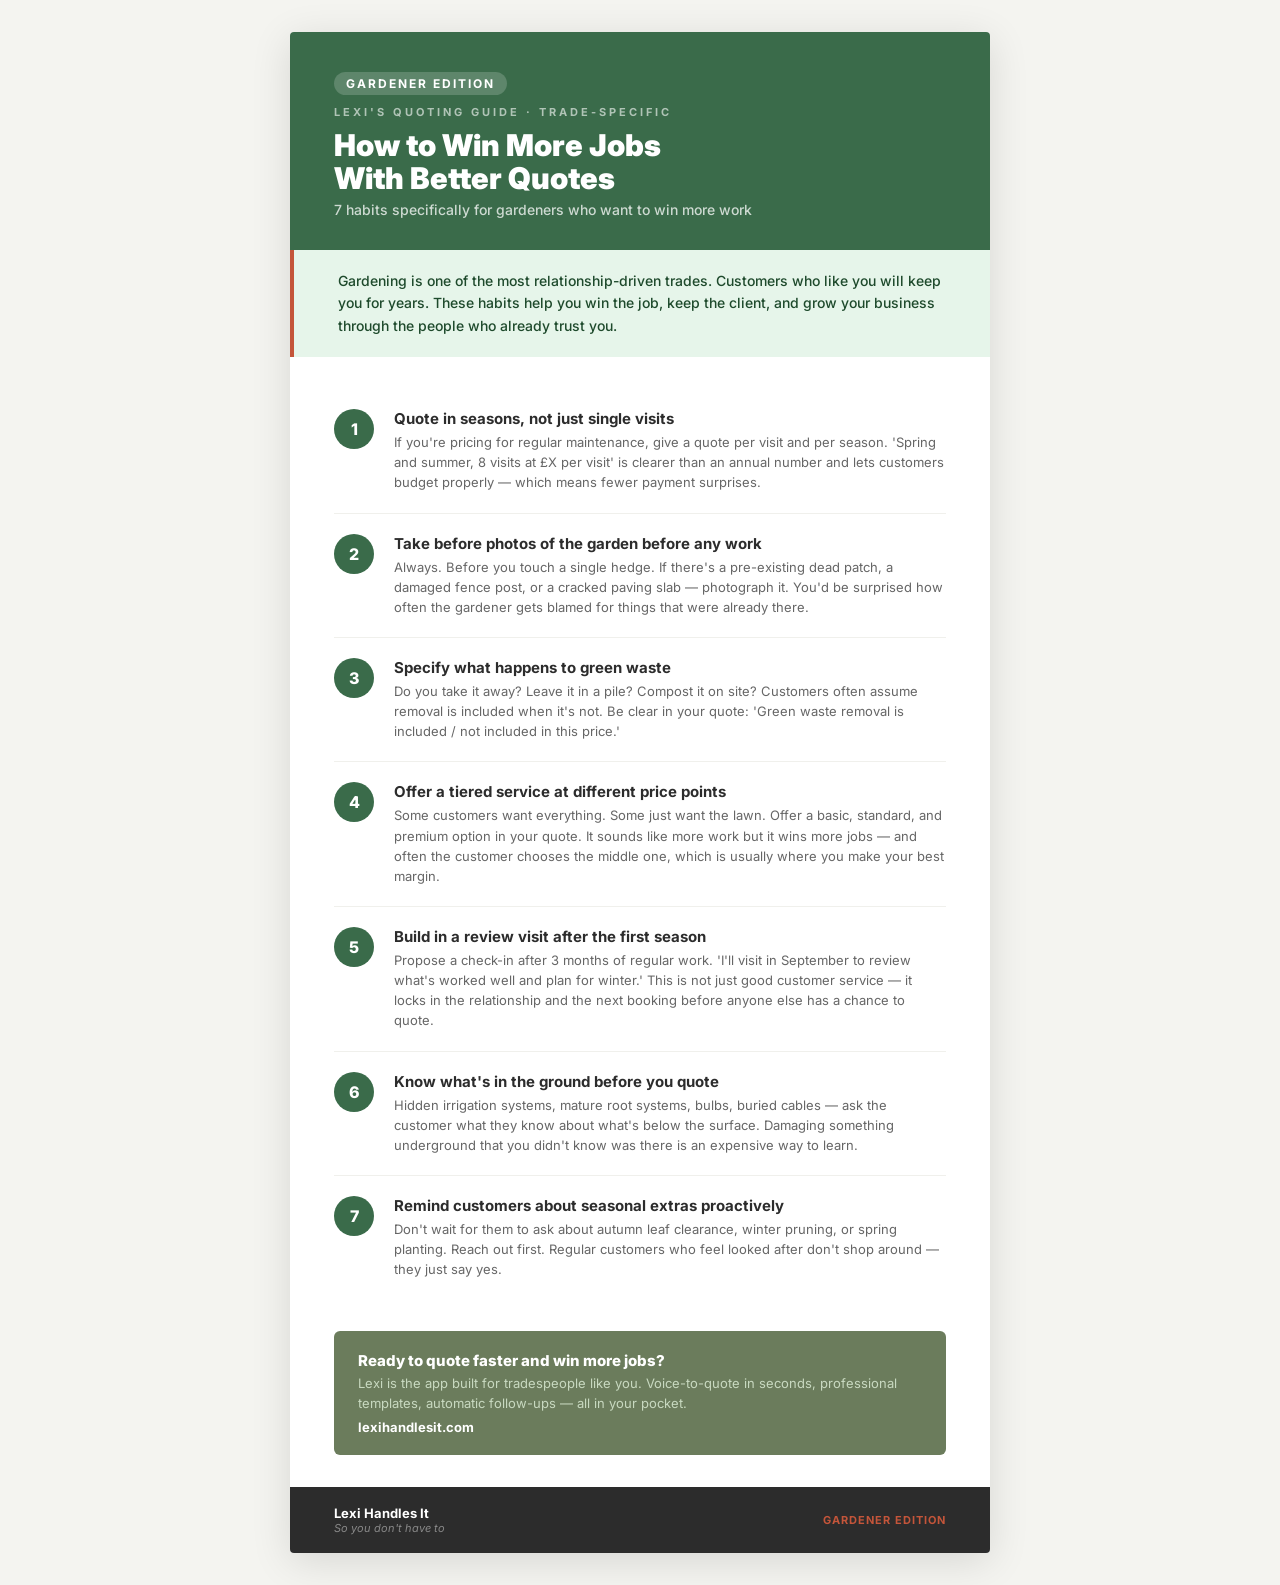
<file: Lexi_Guide_5_Gardener_Edition.html>
<!DOCTYPE html>
<html lang="en">
<head>
<meta charset="UTF-8">
<meta name="viewport" content="width=device-width, initial-scale=1.0">
<title>How to Win More Jobs – Gardener Version – Lexi Handles It</title>
<style>
  @import url('https://fonts.googleapis.com/css2?family=Inter:wght@400;500;600;700;800;900&display=swap');
  *, *::before, *::after { box-sizing: border-box; margin: 0; padding: 0; }
  body { font-family: 'Inter', Arial, sans-serif; background: #f4f4f0; display: flex; justify-content: center; align-items: flex-start; min-height: 100vh; padding: 32px 16px; }
  .poster { width: 700px; background: #ffffff; border-radius: 4px; overflow: hidden; box-shadow: 0 8px 40px rgba(0,0,0,0.12); }
  .header { background: #3A6B4A; padding: 40px 44px 32px; position: relative; }
  .header-eyebrow { font-size: 11px; font-weight: 700; letter-spacing: 3px; color: rgba(255,255,255,0.6); text-transform: uppercase; margin-bottom: 10px; }
  .header-title { font-size: 30px; font-weight: 900; color: #fff; line-height: 1.1; margin-bottom: 6px; }
  .header-trade { display: inline-block; background: rgba(255,255,255,0.18); color: #fff; font-size: 12px; font-weight: 700; letter-spacing: 2px; padding: 4px 12px; border-radius: 20px; text-transform: uppercase; margin-bottom: 10px; }
  .header-subtitle { font-size: 14px; color: rgba(255,255,255,0.75); font-weight: 500; }
  .intro { background: #E6F5EA; padding: 20px 44px; border-left: 4px solid #C4553A; }
  .intro p { font-size: 14px; color: #1e4a2c; font-weight: 500; line-height: 1.6; }
  .steps { padding: 32px 44px; display: flex; flex-direction: column; gap: 0; }
  .step { display: flex; gap: 20px; align-items: flex-start; padding: 20px 0; border-bottom: 1px solid #f0f0ec; }
  .step:last-child { border-bottom: none; }
  .step-num { flex-shrink: 0; width: 40px; height: 40px; border-radius: 50%; background: #3A6B4A; color: #fff; font-size: 16px; font-weight: 800; display: flex; align-items: center; justify-content: center; }
  .step-title { font-size: 15px; font-weight: 700; color: #2C2C2C; margin-bottom: 4px; }
  .step-desc { font-size: 13px; color: #666; line-height: 1.55; }
  .step-tip { display: inline-block; margin-top: 7px; background: #FAEDE9; color: #C4553A; font-size: 11.5px; font-weight: 600; padding: 3px 9px; border-radius: 20px; }
  .cta { margin: 0 44px 32px; background: #6B7C5C; border-radius: 6px; padding: 20px 24px; }
  .cta-title { font-size: 15px; font-weight: 800; color: #fff; margin-bottom: 4px; }
  .cta-desc { font-size: 13px; color: #C8D9C0; line-height: 1.5; }
  .cta-url { font-size: 13px; font-weight: 700; color: #fff; margin-top: 6px; }
  .footer { background: #2C2C2C; padding: 18px 44px; display: flex; justify-content: space-between; align-items: center; }
  .footer-brand { font-size: 13px; font-weight: 700; color: #fff; }
  .footer-brand span { color: #C8D9C0; }
  .footer-tag { font-size: 11px; color: #888; font-style: italic; }
  .footer-trade { font-size: 11px; color: #C4553A; font-weight: 700; letter-spacing: 1px; }
</style>
</head>
<body>
<div class="poster">
  <div class="header">
    <div class="header-trade">Gardener Edition</div>
    <div class="header-eyebrow">Lexi's Quoting Guide  ·  Trade-Specific</div>
    <div class="header-title">How to Win More Jobs<br>With Better Quotes</div>
    <div class="header-subtitle">7 habits specifically for gardeners who want to win more work</div>
  </div>
  <div class="intro"><p>Gardening is one of the most relationship-driven trades. Customers who like you will keep you for years. These habits help you win the job, keep the client, and grow your business through the people who already trust you.</p></div>
  <div class="steps">
    <div class="step">
      <div class="step-num">1</div>
      <div class="step-body">
        <div class="step-title">Quote in seasons, not just single visits</div>
        <div class="step-desc">If you're pricing for regular maintenance, give a quote per visit and per season. 'Spring and summer, 8 visits at £X per visit' is clearer than an annual number and lets customers budget properly — which means fewer payment surprises.</div>
      </div>
    </div>
    <div class="step">
      <div class="step-num">2</div>
      <div class="step-body">
        <div class="step-title">Take before photos of the garden before any work</div>
        <div class="step-desc">Always. Before you touch a single hedge. If there's a pre-existing dead patch, a damaged fence post, or a cracked paving slab — photograph it. You'd be surprised how often the gardener gets blamed for things that were already there.</div>
      </div>
    </div>
    <div class="step">
      <div class="step-num">3</div>
      <div class="step-body">
        <div class="step-title">Specify what happens to green waste</div>
        <div class="step-desc">Do you take it away? Leave it in a pile? Compost it on site? Customers often assume removal is included when it's not. Be clear in your quote: 'Green waste removal is included / not included in this price.'</div>
      </div>
    </div>
    <div class="step">
      <div class="step-num">4</div>
      <div class="step-body">
        <div class="step-title">Offer a tiered service at different price points</div>
        <div class="step-desc">Some customers want everything. Some just want the lawn. Offer a basic, standard, and premium option in your quote. It sounds like more work but it wins more jobs — and often the customer chooses the middle one, which is usually where you make your best margin.</div>
      </div>
    </div>
    <div class="step">
      <div class="step-num">5</div>
      <div class="step-body">
        <div class="step-title">Build in a review visit after the first season</div>
        <div class="step-desc">Propose a check-in after 3 months of regular work. 'I'll visit in September to review what's worked well and plan for winter.' This is not just good customer service — it locks in the relationship and the next booking before anyone else has a chance to quote.</div>
      </div>
    </div>
    <div class="step">
      <div class="step-num">6</div>
      <div class="step-body">
        <div class="step-title">Know what's in the ground before you quote</div>
        <div class="step-desc">Hidden irrigation systems, mature root systems, bulbs, buried cables — ask the customer what they know about what's below the surface. Damaging something underground that you didn't know was there is an expensive way to learn.</div>
      </div>
    </div>
    <div class="step">
      <div class="step-num">7</div>
      <div class="step-body">
        <div class="step-title">Remind customers about seasonal extras proactively</div>
        <div class="step-desc">Don't wait for them to ask about autumn leaf clearance, winter pruning, or spring planting. Reach out first. Regular customers who feel looked after don't shop around — they just say yes.</div>
      </div>
    </div>
  </div>
  <div class="cta">
    <div class="cta-title">Ready to quote faster and win more jobs?</div>
    <div class="cta-desc">Lexi is the app built for tradespeople like you. Voice-to-quote in seconds, professional templates, automatic follow-ups — all in your pocket.</div>
    <div class="cta-url">lexihandlesit.com</div>
  </div>
  <div class="footer">
    <div>
      <div class="footer-brand">Lexi Handles It</div>
      <div class="footer-tag">So you don't have to</div>
    </div>
    <div class="footer-trade">GARDENER EDITION</div>
  </div>
</div>
</body>
</html>
</file>
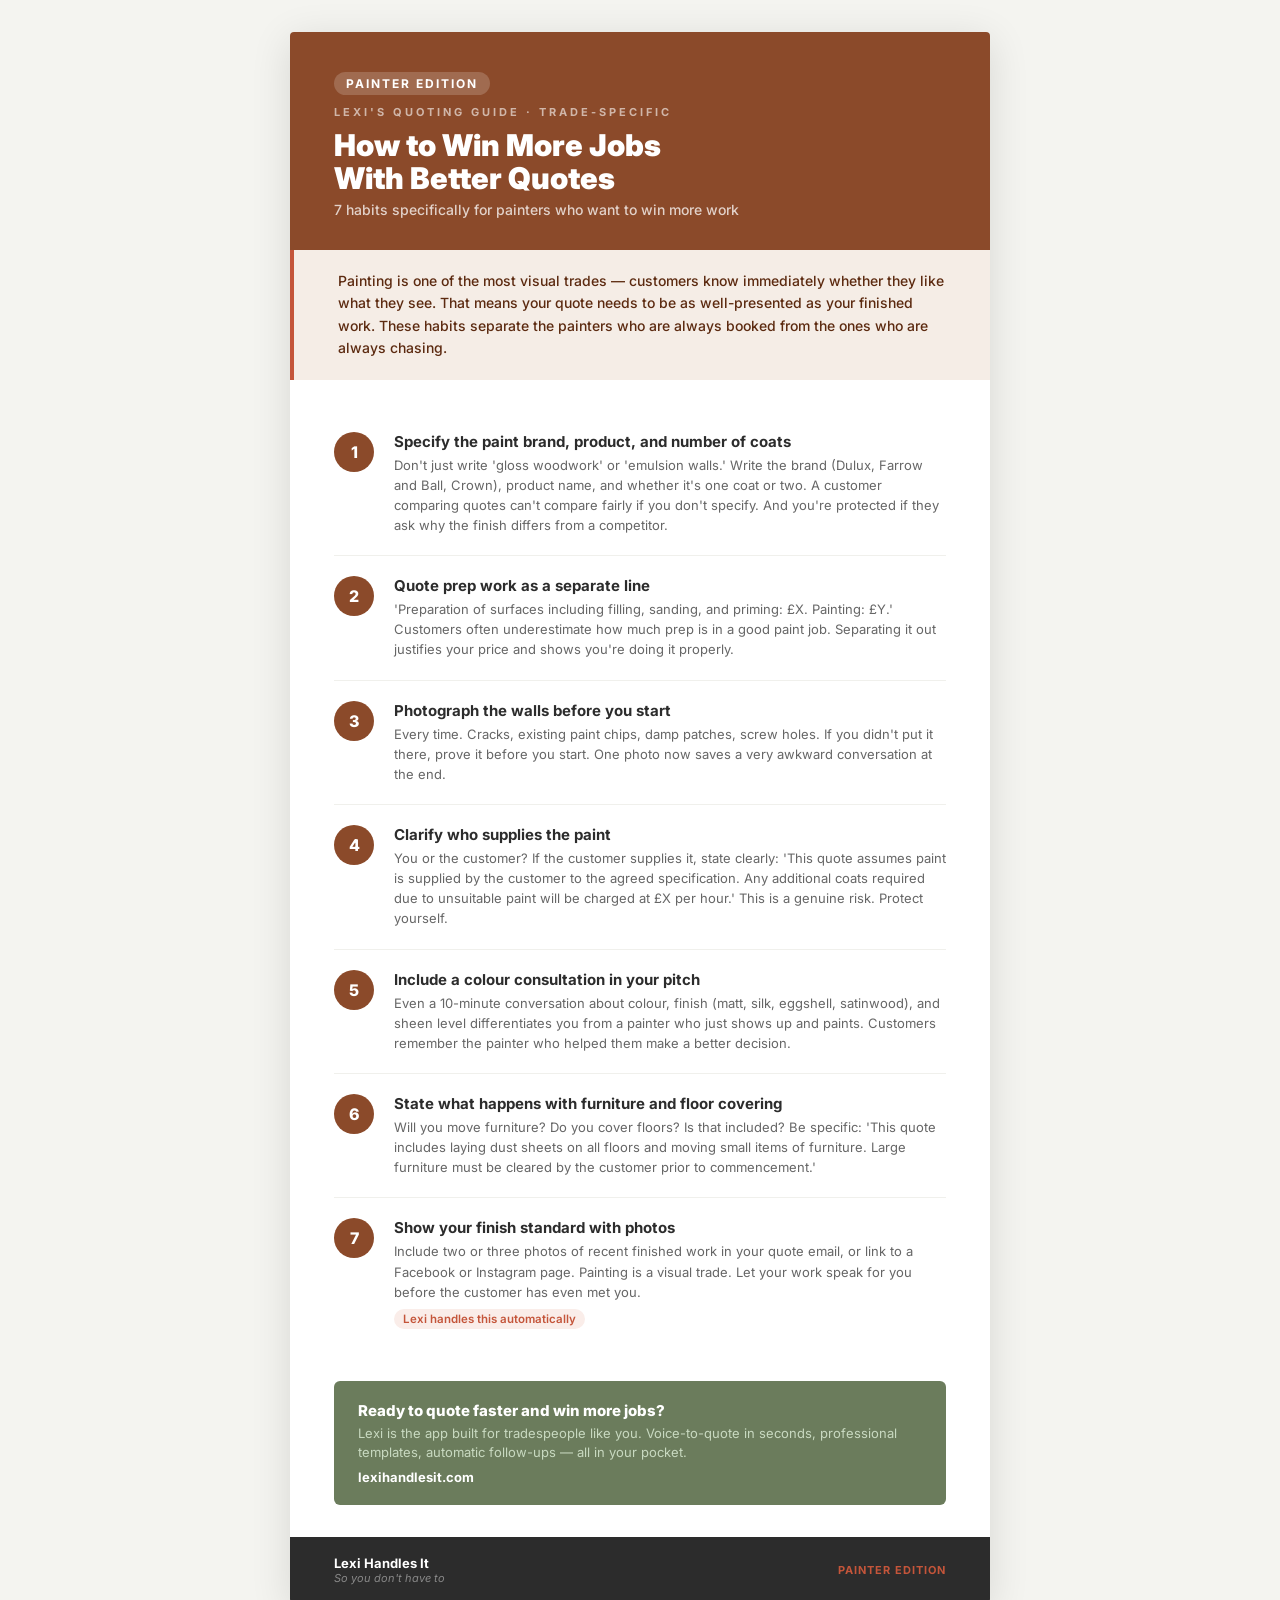
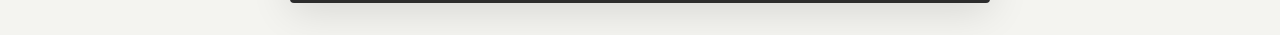
<file: Lexi_Guide_5_Painter_Edition.html>
<!DOCTYPE html>
<html lang="en">
<head>
<meta charset="UTF-8">
<meta name="viewport" content="width=device-width, initial-scale=1.0">
<title>How to Win More Jobs – Painter Version – Lexi Handles It</title>
<style>
  @import url('https://fonts.googleapis.com/css2?family=Inter:wght@400;500;600;700;800;900&display=swap');
  *, *::before, *::after { box-sizing: border-box; margin: 0; padding: 0; }
  body { font-family: 'Inter', Arial, sans-serif; background: #f4f4f0; display: flex; justify-content: center; align-items: flex-start; min-height: 100vh; padding: 32px 16px; }
  .poster { width: 700px; background: #ffffff; border-radius: 4px; overflow: hidden; box-shadow: 0 8px 40px rgba(0,0,0,0.12); }
  .header { background: #8B4A2A; padding: 40px 44px 32px; position: relative; }
  .header-eyebrow { font-size: 11px; font-weight: 700; letter-spacing: 3px; color: rgba(255,255,255,0.6); text-transform: uppercase; margin-bottom: 10px; }
  .header-title { font-size: 30px; font-weight: 900; color: #fff; line-height: 1.1; margin-bottom: 6px; }
  .header-trade { display: inline-block; background: rgba(255,255,255,0.18); color: #fff; font-size: 12px; font-weight: 700; letter-spacing: 2px; padding: 4px 12px; border-radius: 20px; text-transform: uppercase; margin-bottom: 10px; }
  .header-subtitle { font-size: 14px; color: rgba(255,255,255,0.75); font-weight: 500; }
  .intro { background: #F5EDE6; padding: 20px 44px; border-left: 4px solid #C4553A; }
  .intro p { font-size: 14px; color: #5c2a10; font-weight: 500; line-height: 1.6; }
  .steps { padding: 32px 44px; display: flex; flex-direction: column; gap: 0; }
  .step { display: flex; gap: 20px; align-items: flex-start; padding: 20px 0; border-bottom: 1px solid #f0f0ec; }
  .step:last-child { border-bottom: none; }
  .step-num { flex-shrink: 0; width: 40px; height: 40px; border-radius: 50%; background: #8B4A2A; color: #fff; font-size: 16px; font-weight: 800; display: flex; align-items: center; justify-content: center; }
  .step-title { font-size: 15px; font-weight: 700; color: #2C2C2C; margin-bottom: 4px; }
  .step-desc { font-size: 13px; color: #666; line-height: 1.55; }
  .step-tip { display: inline-block; margin-top: 7px; background: #FAEDE9; color: #C4553A; font-size: 11.5px; font-weight: 600; padding: 3px 9px; border-radius: 20px; }
  .cta { margin: 0 44px 32px; background: #6B7C5C; border-radius: 6px; padding: 20px 24px; }
  .cta-title { font-size: 15px; font-weight: 800; color: #fff; margin-bottom: 4px; }
  .cta-desc { font-size: 13px; color: #C8D9C0; line-height: 1.5; }
  .cta-url { font-size: 13px; font-weight: 700; color: #fff; margin-top: 6px; }
  .footer { background: #2C2C2C; padding: 18px 44px; display: flex; justify-content: space-between; align-items: center; }
  .footer-brand { font-size: 13px; font-weight: 700; color: #fff; }
  .footer-brand span { color: #C8D9C0; }
  .footer-tag { font-size: 11px; color: #888; font-style: italic; }
  .footer-trade { font-size: 11px; color: #C4553A; font-weight: 700; letter-spacing: 1px; }
</style>
</head>
<body>
<div class="poster">
  <div class="header">
    <div class="header-trade">Painter Edition</div>
    <div class="header-eyebrow">Lexi's Quoting Guide  ·  Trade-Specific</div>
    <div class="header-title">How to Win More Jobs<br>With Better Quotes</div>
    <div class="header-subtitle">7 habits specifically for painters who want to win more work</div>
  </div>
  <div class="intro"><p>Painting is one of the most visual trades — customers know immediately whether they like what they see. That means your quote needs to be as well-presented as your finished work. These habits separate the painters who are always booked from the ones who are always chasing.</p></div>
  <div class="steps">
    <div class="step">
      <div class="step-num">1</div>
      <div class="step-body">
        <div class="step-title">Specify the paint brand, product, and number of coats</div>
        <div class="step-desc">Don't just write 'gloss woodwork' or 'emulsion walls.' Write the brand (Dulux, Farrow and Ball, Crown), product name, and whether it's one coat or two. A customer comparing quotes can't compare fairly if you don't specify. And you're protected if they ask why the finish differs from a competitor.</div>
      </div>
    </div>
    <div class="step">
      <div class="step-num">2</div>
      <div class="step-body">
        <div class="step-title">Quote prep work as a separate line</div>
        <div class="step-desc">'Preparation of surfaces including filling, sanding, and priming: £X. Painting: £Y.' Customers often underestimate how much prep is in a good paint job. Separating it out justifies your price and shows you're doing it properly.</div>
      </div>
    </div>
    <div class="step">
      <div class="step-num">3</div>
      <div class="step-body">
        <div class="step-title">Photograph the walls before you start</div>
        <div class="step-desc">Every time. Cracks, existing paint chips, damp patches, screw holes. If you didn't put it there, prove it before you start. One photo now saves a very awkward conversation at the end.</div>
      </div>
    </div>
    <div class="step">
      <div class="step-num">4</div>
      <div class="step-body">
        <div class="step-title">Clarify who supplies the paint</div>
        <div class="step-desc">You or the customer? If the customer supplies it, state clearly: 'This quote assumes paint is supplied by the customer to the agreed specification. Any additional coats required due to unsuitable paint will be charged at £X per hour.' This is a genuine risk. Protect yourself.</div>
      </div>
    </div>
    <div class="step">
      <div class="step-num">5</div>
      <div class="step-body">
        <div class="step-title">Include a colour consultation in your pitch</div>
        <div class="step-desc">Even a 10-minute conversation about colour, finish (matt, silk, eggshell, satinwood), and sheen level differentiates you from a painter who just shows up and paints. Customers remember the painter who helped them make a better decision.</div>
      </div>
    </div>
    <div class="step">
      <div class="step-num">6</div>
      <div class="step-body">
        <div class="step-title">State what happens with furniture and floor covering</div>
        <div class="step-desc">Will you move furniture? Do you cover floors? Is that included? Be specific: 'This quote includes laying dust sheets on all floors and moving small items of furniture. Large furniture must be cleared by the customer prior to commencement.'</div>
      </div>
    </div>
    <div class="step">
      <div class="step-num">7</div>
      <div class="step-body">
        <div class="step-title">Show your finish standard with photos</div>
        <div class="step-desc">Include two or three photos of recent finished work in your quote email, or link to a Facebook or Instagram page. Painting is a visual trade. Let your work speak for you before the customer has even met you.</div>
        <span class="step-tip">Lexi handles this automatically</span>
      </div>
    </div>
  </div>
  <div class="cta">
    <div class="cta-title">Ready to quote faster and win more jobs?</div>
    <div class="cta-desc">Lexi is the app built for tradespeople like you. Voice-to-quote in seconds, professional templates, automatic follow-ups — all in your pocket.</div>
    <div class="cta-url">lexihandlesit.com</div>
  </div>
  <div class="footer">
    <div>
      <div class="footer-brand">Lexi Handles It</div>
      <div class="footer-tag">So you don't have to</div>
    </div>
    <div class="footer-trade">PAINTER EDITION</div>
  </div>
</div>
</body>
</html>
</file>
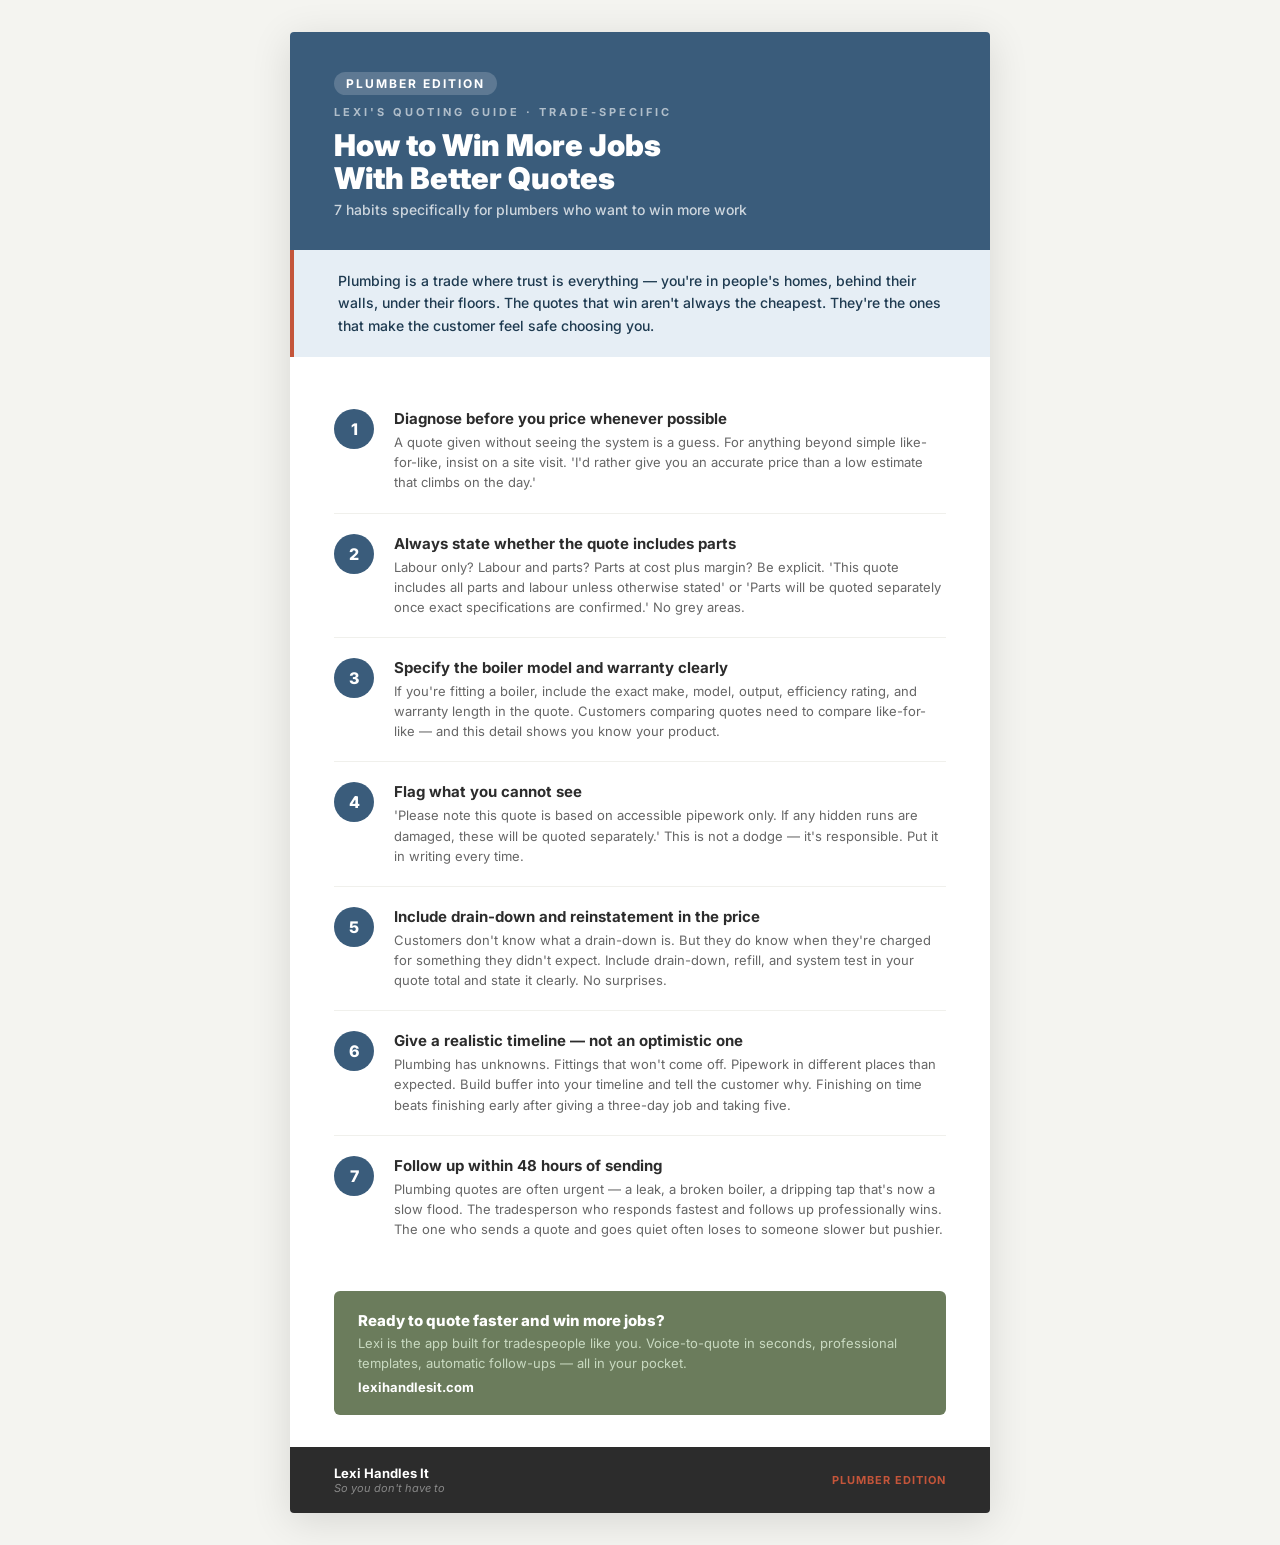
<file: Lexi_Guide_5_Plumber_Edition.html>
<!DOCTYPE html>
<html lang="en">
<head>
<meta charset="UTF-8">
<meta name="viewport" content="width=device-width, initial-scale=1.0">
<title>How to Win More Jobs – Plumber Version – Lexi Handles It</title>
<style>
  @import url('https://fonts.googleapis.com/css2?family=Inter:wght@400;500;600;700;800;900&display=swap');
  *, *::before, *::after { box-sizing: border-box; margin: 0; padding: 0; }
  body { font-family: 'Inter', Arial, sans-serif; background: #f4f4f0; display: flex; justify-content: center; align-items: flex-start; min-height: 100vh; padding: 32px 16px; }
  .poster { width: 700px; background: #ffffff; border-radius: 4px; overflow: hidden; box-shadow: 0 8px 40px rgba(0,0,0,0.12); }
  .header { background: #3A5C7B; padding: 40px 44px 32px; position: relative; }
  .header-eyebrow { font-size: 11px; font-weight: 700; letter-spacing: 3px; color: rgba(255,255,255,0.6); text-transform: uppercase; margin-bottom: 10px; }
  .header-title { font-size: 30px; font-weight: 900; color: #fff; line-height: 1.1; margin-bottom: 6px; }
  .header-trade { display: inline-block; background: rgba(255,255,255,0.18); color: #fff; font-size: 12px; font-weight: 700; letter-spacing: 2px; padding: 4px 12px; border-radius: 20px; text-transform: uppercase; margin-bottom: 10px; }
  .header-subtitle { font-size: 14px; color: rgba(255,255,255,0.75); font-weight: 500; }
  .intro { background: #E6EEF5; padding: 20px 44px; border-left: 4px solid #C4553A; }
  .intro p { font-size: 14px; color: #1e3a50; font-weight: 500; line-height: 1.6; }
  .steps { padding: 32px 44px; display: flex; flex-direction: column; gap: 0; }
  .step { display: flex; gap: 20px; align-items: flex-start; padding: 20px 0; border-bottom: 1px solid #f0f0ec; }
  .step:last-child { border-bottom: none; }
  .step-num { flex-shrink: 0; width: 40px; height: 40px; border-radius: 50%; background: #3A5C7B; color: #fff; font-size: 16px; font-weight: 800; display: flex; align-items: center; justify-content: center; }
  .step-title { font-size: 15px; font-weight: 700; color: #2C2C2C; margin-bottom: 4px; }
  .step-desc { font-size: 13px; color: #666; line-height: 1.55; }
  .step-tip { display: inline-block; margin-top: 7px; background: #FAEDE9; color: #C4553A; font-size: 11.5px; font-weight: 600; padding: 3px 9px; border-radius: 20px; }
  .cta { margin: 0 44px 32px; background: #6B7C5C; border-radius: 6px; padding: 20px 24px; }
  .cta-title { font-size: 15px; font-weight: 800; color: #fff; margin-bottom: 4px; }
  .cta-desc { font-size: 13px; color: #C8D9C0; line-height: 1.5; }
  .cta-url { font-size: 13px; font-weight: 700; color: #fff; margin-top: 6px; }
  .footer { background: #2C2C2C; padding: 18px 44px; display: flex; justify-content: space-between; align-items: center; }
  .footer-brand { font-size: 13px; font-weight: 700; color: #fff; }
  .footer-brand span { color: #C8D9C0; }
  .footer-tag { font-size: 11px; color: #888; font-style: italic; }
  .footer-trade { font-size: 11px; color: #C4553A; font-weight: 700; letter-spacing: 1px; }
</style>
</head>
<body>
<div class="poster">
  <div class="header">
    <div class="header-trade">Plumber Edition</div>
    <div class="header-eyebrow">Lexi's Quoting Guide  ·  Trade-Specific</div>
    <div class="header-title">How to Win More Jobs<br>With Better Quotes</div>
    <div class="header-subtitle">7 habits specifically for plumbers who want to win more work</div>
  </div>
  <div class="intro"><p>Plumbing is a trade where trust is everything — you're in people's homes, behind their walls, under their floors. The quotes that win aren't always the cheapest. They're the ones that make the customer feel safe choosing you.</p></div>
  <div class="steps">
    <div class="step">
      <div class="step-num">1</div>
      <div class="step-body">
        <div class="step-title">Diagnose before you price whenever possible</div>
        <div class="step-desc">A quote given without seeing the system is a guess. For anything beyond simple like-for-like, insist on a site visit. 'I'd rather give you an accurate price than a low estimate that climbs on the day.'</div>
      </div>
    </div>
    <div class="step">
      <div class="step-num">2</div>
      <div class="step-body">
        <div class="step-title">Always state whether the quote includes parts</div>
        <div class="step-desc">Labour only? Labour and parts? Parts at cost plus margin? Be explicit. 'This quote includes all parts and labour unless otherwise stated' or 'Parts will be quoted separately once exact specifications are confirmed.' No grey areas.</div>
      </div>
    </div>
    <div class="step">
      <div class="step-num">3</div>
      <div class="step-body">
        <div class="step-title">Specify the boiler model and warranty clearly</div>
        <div class="step-desc">If you're fitting a boiler, include the exact make, model, output, efficiency rating, and warranty length in the quote. Customers comparing quotes need to compare like-for-like — and this detail shows you know your product.</div>
      </div>
    </div>
    <div class="step">
      <div class="step-num">4</div>
      <div class="step-body">
        <div class="step-title">Flag what you cannot see</div>
        <div class="step-desc">'Please note this quote is based on accessible pipework only. If any hidden runs are damaged, these will be quoted separately.' This is not a dodge — it's responsible. Put it in writing every time.</div>
      </div>
    </div>
    <div class="step">
      <div class="step-num">5</div>
      <div class="step-body">
        <div class="step-title">Include drain-down and reinstatement in the price</div>
        <div class="step-desc">Customers don't know what a drain-down is. But they do know when they're charged for something they didn't expect. Include drain-down, refill, and system test in your quote total and state it clearly. No surprises.</div>
      </div>
    </div>
    <div class="step">
      <div class="step-num">6</div>
      <div class="step-body">
        <div class="step-title">Give a realistic timeline — not an optimistic one</div>
        <div class="step-desc">Plumbing has unknowns. Fittings that won't come off. Pipework in different places than expected. Build buffer into your timeline and tell the customer why. Finishing on time beats finishing early after giving a three-day job and taking five.</div>
      </div>
    </div>
    <div class="step">
      <div class="step-num">7</div>
      <div class="step-body">
        <div class="step-title">Follow up within 48 hours of sending</div>
        <div class="step-desc">Plumbing quotes are often urgent — a leak, a broken boiler, a dripping tap that's now a slow flood. The tradesperson who responds fastest and follows up professionally wins. The one who sends a quote and goes quiet often loses to someone slower but pushier.</div>
      </div>
    </div>
  </div>
  <div class="cta">
    <div class="cta-title">Ready to quote faster and win more jobs?</div>
    <div class="cta-desc">Lexi is the app built for tradespeople like you. Voice-to-quote in seconds, professional templates, automatic follow-ups — all in your pocket.</div>
    <div class="cta-url">lexihandlesit.com</div>
  </div>
  <div class="footer">
    <div>
      <div class="footer-brand">Lexi Handles It</div>
      <div class="footer-tag">So you don't have to</div>
    </div>
    <div class="footer-trade">PLUMBER EDITION</div>
  </div>
</div>
</body>
</html>
</file>
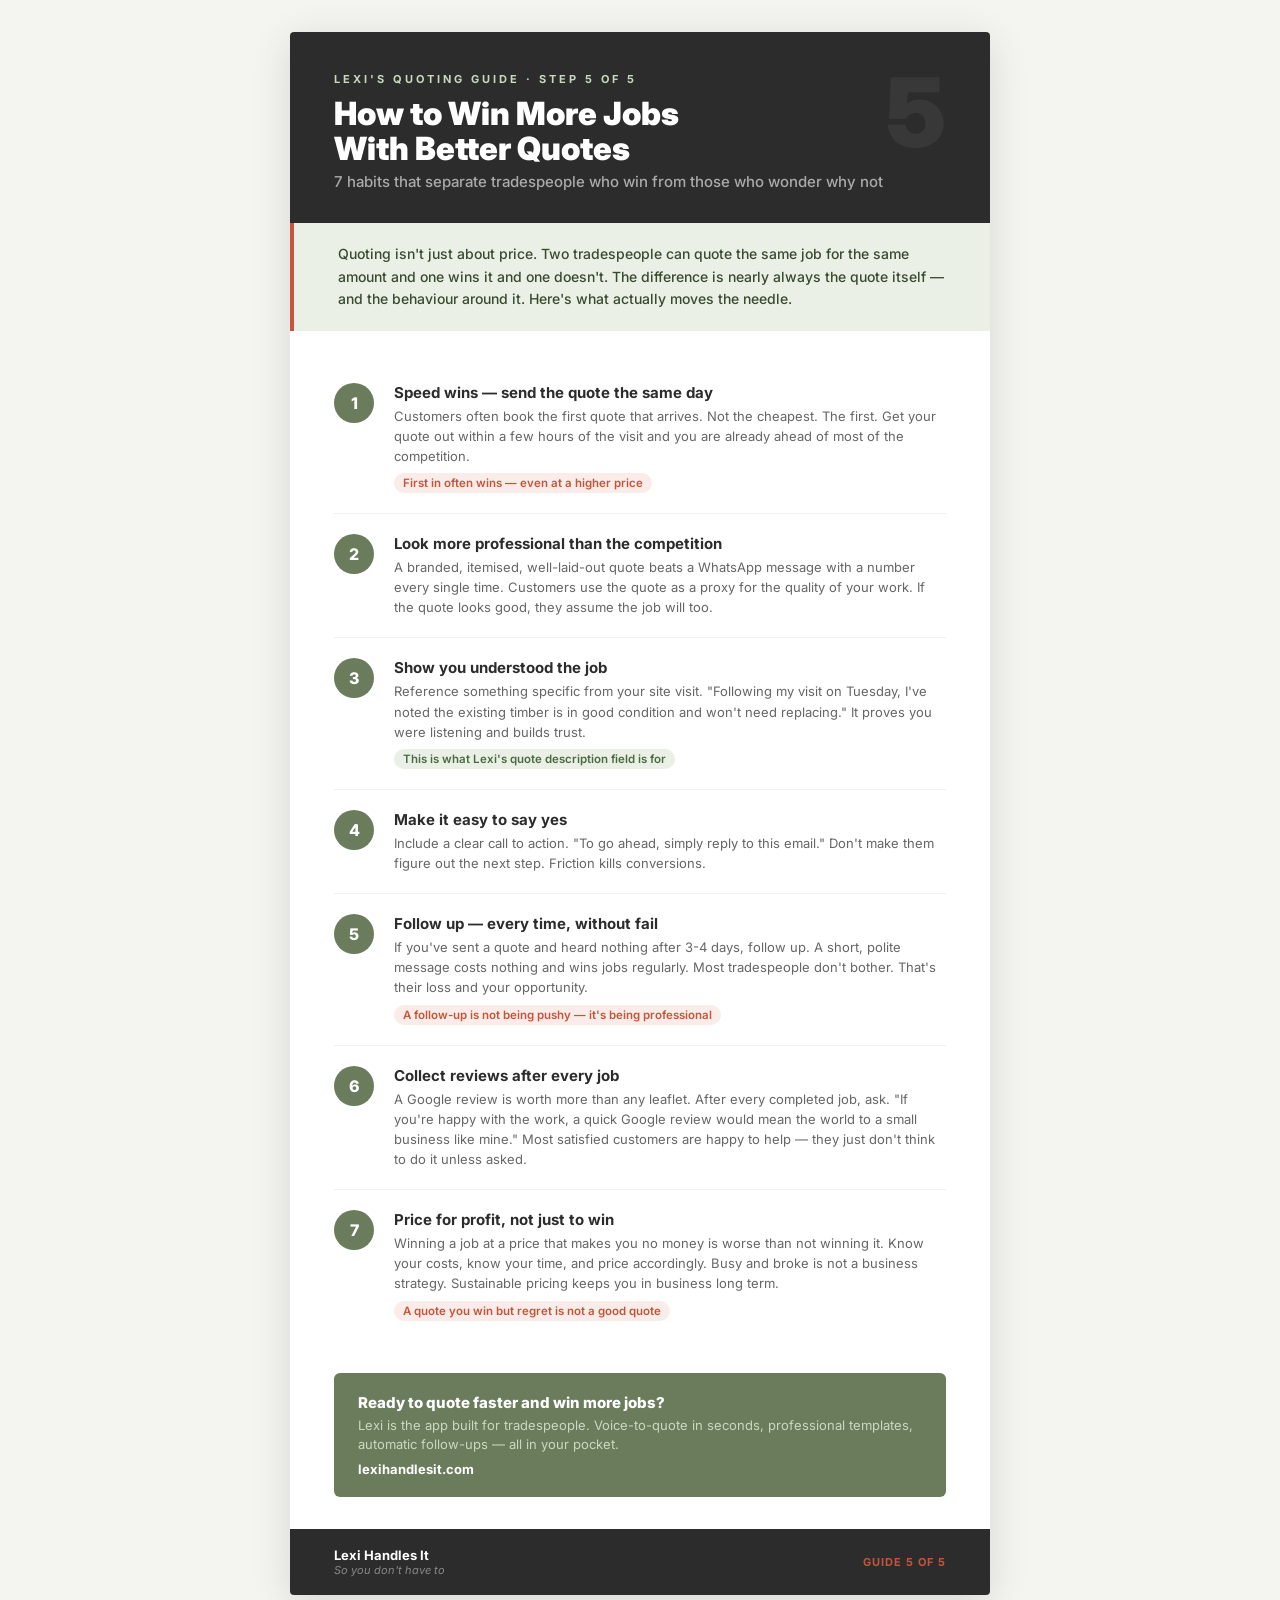
<file: Lexi_Guide_5_Win_More_Jobs.html>
<!DOCTYPE html>
<html lang="en">
<head>
<meta charset="UTF-8">
<meta name="viewport" content="width=device-width, initial-scale=1.0">
<title>How to Win More Jobs – Lexi Handles It</title>
<style>
  @import url('https://fonts.googleapis.com/css2?family=Inter:wght@400;500;600;700;800;900&display=swap');
  *, *::before, *::after { box-sizing: border-box; margin: 0; padding: 0; }
  body { font-family: 'Inter', Arial, sans-serif; background: #f4f4f0; display: flex; justify-content: center; align-items: flex-start; min-height: 100vh; padding: 32px 16px; }
  .poster { width: 700px; background: #ffffff; border-radius: 4px; overflow: hidden; box-shadow: 0 8px 40px rgba(0,0,0,0.12); }

  .header { background: #2C2C2C; padding: 40px 44px 32px; position: relative; }
  .header-eyebrow { font-size: 11px; font-weight: 700; letter-spacing: 3px; color: #C8D9C0; text-transform: uppercase; margin-bottom: 10px; }
  .header-title { font-size: 32px; font-weight: 900; color: #fff; line-height: 1.1; margin-bottom: 6px; }
  .header-subtitle { font-size: 15px; color: #aaa; font-weight: 500; }
  .header-number { position: absolute; top: 32px; right: 44px; font-size: 96px; font-weight: 900; color: rgba(255,255,255,0.06); line-height: 1; }

  .intro { background: #EAF0E6; padding: 20px 44px; border-left: 4px solid #C4553A; }
  .intro p { font-size: 14px; color: #3a4a30; font-weight: 500; line-height: 1.6; }

  .steps { padding: 32px 44px; display: flex; flex-direction: column; gap: 0; }
  .step { display: flex; gap: 20px; align-items: flex-start; padding: 20px 0; border-bottom: 1px solid #f0f0ec; }
  .step:last-child { border-bottom: none; }
  .step-num { flex-shrink: 0; width: 40px; height: 40px; border-radius: 50%; background: #6B7C5C; color: #fff; font-size: 16px; font-weight: 800; display: flex; align-items: center; justify-content: center; }
  .step-body {}
  .step-title { font-size: 15px; font-weight: 700; color: #2C2C2C; margin-bottom: 4px; }
  .step-desc { font-size: 13px; color: #666; line-height: 1.55; }
  .step-tip { display: inline-block; margin-top: 7px; background: #FAEDE9; color: #C4553A; font-size: 11.5px; font-weight: 600; padding: 3px 9px; border-radius: 20px; }
  .step-good { display: inline-block; margin-top: 7px; background: #EAF0E6; color: #4a6b40; font-size: 11.5px; font-weight: 600; padding: 3px 9px; border-radius: 20px; }

  .cta { margin: 0 44px 32px; background: #6B7C5C; border-radius: 6px; padding: 20px 24px; display: flex; gap: 16px; align-items: center; }
  .cta-text { }
  .cta-title { font-size: 15px; font-weight: 800; color: #fff; margin-bottom: 4px; }
  .cta-desc { font-size: 13px; color: #C8D9C0; line-height: 1.5; }
  .cta-url { font-size: 13px; font-weight: 700; color: #fff; margin-top: 6px; }

  .footer { background: #2C2C2C; padding: 18px 44px; display: flex; justify-content: space-between; align-items: center; }
  .footer-brand { font-size: 13px; font-weight: 700; color: #fff; }
  .footer-brand span { color: #C8D9C0; }
  .footer-tag { font-size: 11px; color: #888; font-style: italic; }
  .footer-series { font-size: 11px; color: #C4553A; font-weight: 700; letter-spacing: 1px; }
</style>
</head>
<body>
<div class="poster">
  <div class="header">
    <div class="header-number">5</div>
    <div class="header-eyebrow">Lexi's Quoting Guide  ·  Step 5 of 5</div>
    <div class="header-title">How to Win More Jobs<br>With Better Quotes</div>
    <div class="header-subtitle">7 habits that separate tradespeople who win from those who wonder why not</div>
  </div>

  <div class="intro">
    <p>Quoting isn't just about price. Two tradespeople can quote the same job for the same amount and one wins it and one doesn't. The difference is nearly always the quote itself — and the behaviour around it. Here's what actually moves the needle.</p>
  </div>

  <div class="steps">
    <div class="step">
      <div class="step-num">1</div>
      <div class="step-body">
        <div class="step-title">Speed wins — send the quote the same day</div>
        <div class="step-desc">Customers often book the first quote that arrives. Not the cheapest. The first. Get your quote out within a few hours of the visit and you are already ahead of most of the competition.</div>
        <span class="step-tip">First in often wins — even at a higher price</span>
      </div>
    </div>
    <div class="step">
      <div class="step-num">2</div>
      <div class="step-body">
        <div class="step-title">Look more professional than the competition</div>
        <div class="step-desc">A branded, itemised, well-laid-out quote beats a WhatsApp message with a number every single time. Customers use the quote as a proxy for the quality of your work. If the quote looks good, they assume the job will too.</div>
      </div>
    </div>
    <div class="step">
      <div class="step-num">3</div>
      <div class="step-body">
        <div class="step-title">Show you understood the job</div>
        <div class="step-desc">Reference something specific from your site visit. "Following my visit on Tuesday, I've noted the existing timber is in good condition and won't need replacing." It proves you were listening and builds trust.</div>
        <span class="step-good">This is what Lexi's quote description field is for</span>
      </div>
    </div>
    <div class="step">
      <div class="step-num">4</div>
      <div class="step-body">
        <div class="step-title">Make it easy to say yes</div>
        <div class="step-desc">Include a clear call to action. "To go ahead, simply reply to this email." Don't make them figure out the next step. Friction kills conversions.</div>
      </div>
    </div>
    <div class="step">
      <div class="step-num">5</div>
      <div class="step-body">
        <div class="step-title">Follow up — every time, without fail</div>
        <div class="step-desc">If you've sent a quote and heard nothing after 3-4 days, follow up. A short, polite message costs nothing and wins jobs regularly. Most tradespeople don't bother. That's their loss and your opportunity.</div>
        <span class="step-tip">A follow-up is not being pushy — it's being professional</span>
      </div>
    </div>
    <div class="step">
      <div class="step-num">6</div>
      <div class="step-body">
        <div class="step-title">Collect reviews after every job</div>
        <div class="step-desc">A Google review is worth more than any leaflet. After every completed job, ask. "If you're happy with the work, a quick Google review would mean the world to a small business like mine." Most satisfied customers are happy to help — they just don't think to do it unless asked.</div>
      </div>
    </div>
    <div class="step">
      <div class="step-num">7</div>
      <div class="step-body">
        <div class="step-title">Price for profit, not just to win</div>
        <div class="step-desc">Winning a job at a price that makes you no money is worse than not winning it. Know your costs, know your time, and price accordingly. Busy and broke is not a business strategy. Sustainable pricing keeps you in business long term.</div>
        <span class="step-tip">A quote you win but regret is not a good quote</span>
      </div>
    </div>
  </div>

  <div class="cta">
    <div class="cta-text">
      <div class="cta-title">Ready to quote faster and win more jobs?</div>
      <div class="cta-desc">Lexi is the app built for tradespeople. Voice-to-quote in seconds, professional templates, automatic follow-ups — all in your pocket.</div>
      <div class="cta-url">lexihandlesit.com</div>
    </div>
  </div>

  <div class="footer">
    <div>
      <div class="footer-brand">Lexi Handles It</div>
      <div class="footer-tag">So you don't have to</div>
    </div>
    <div class="footer-series">GUIDE 5 OF 5</div>
  </div>
</div>
</body>
</html>
</file>
